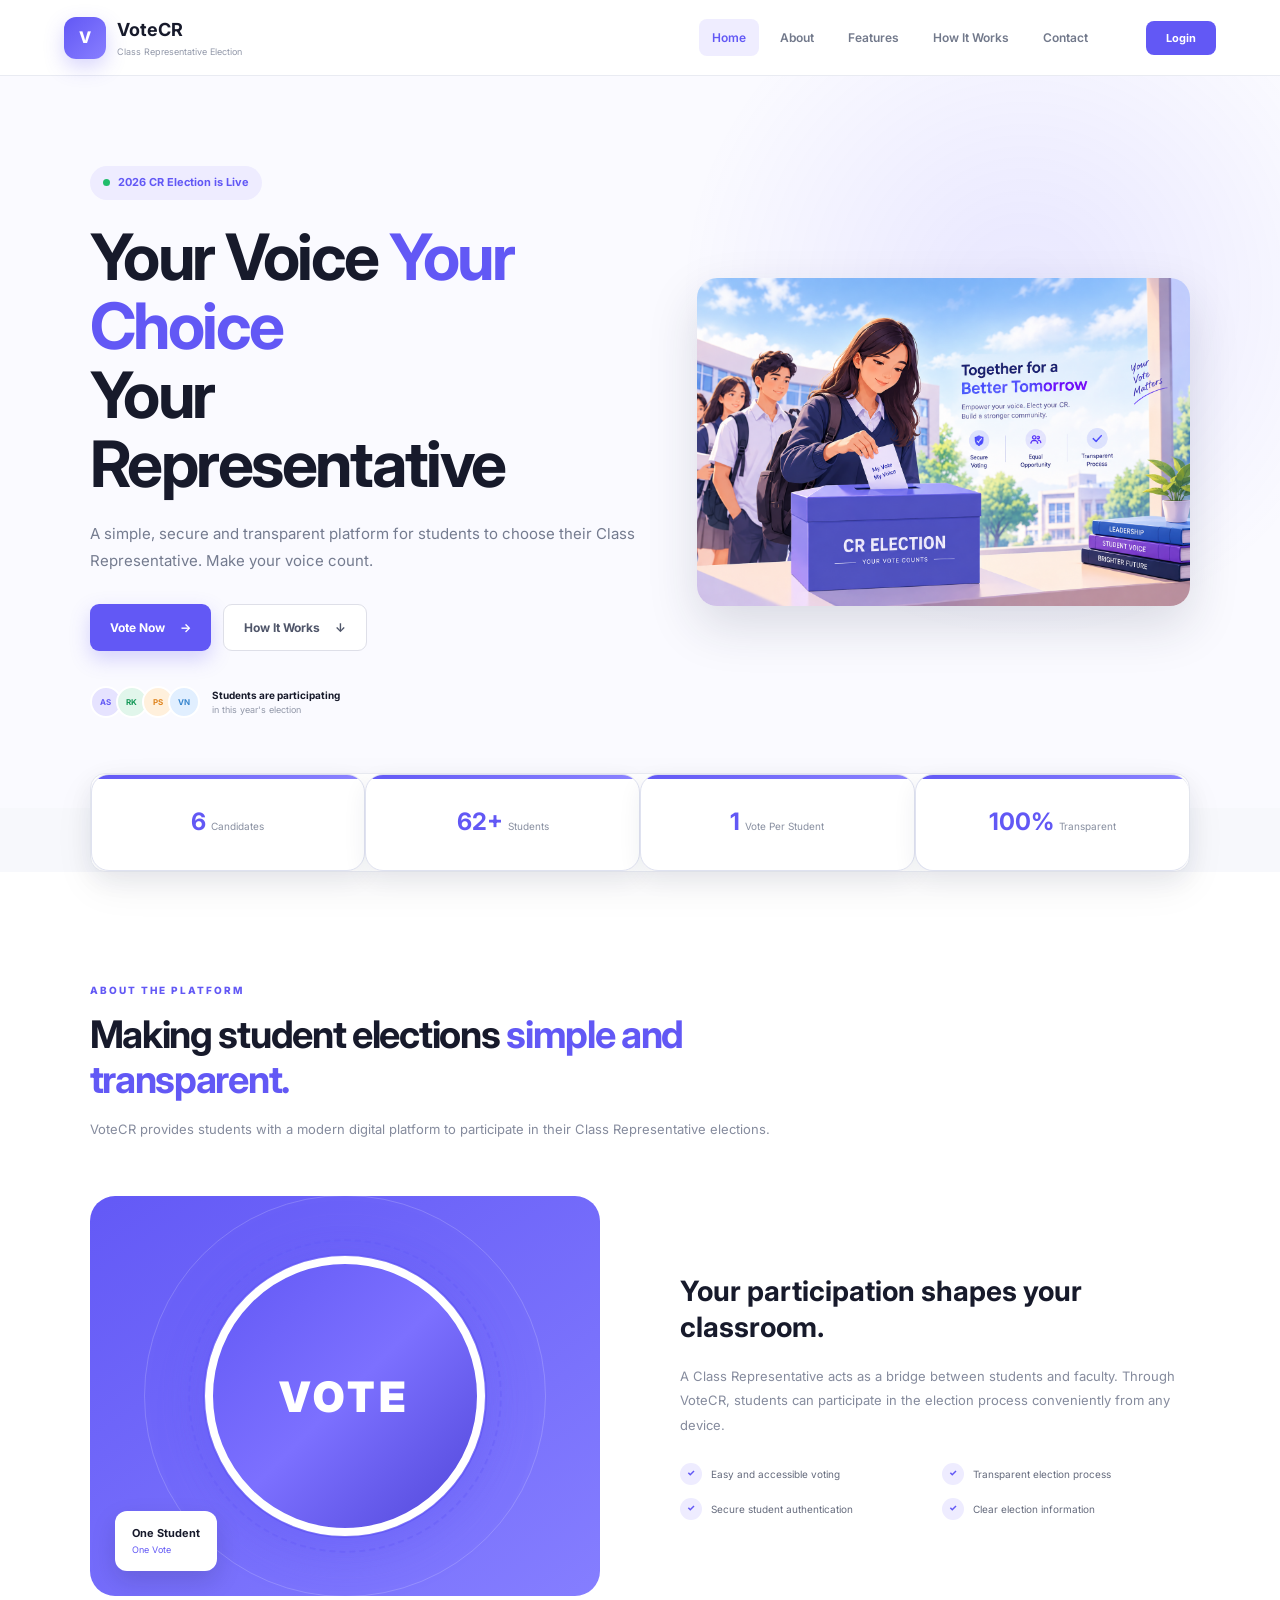
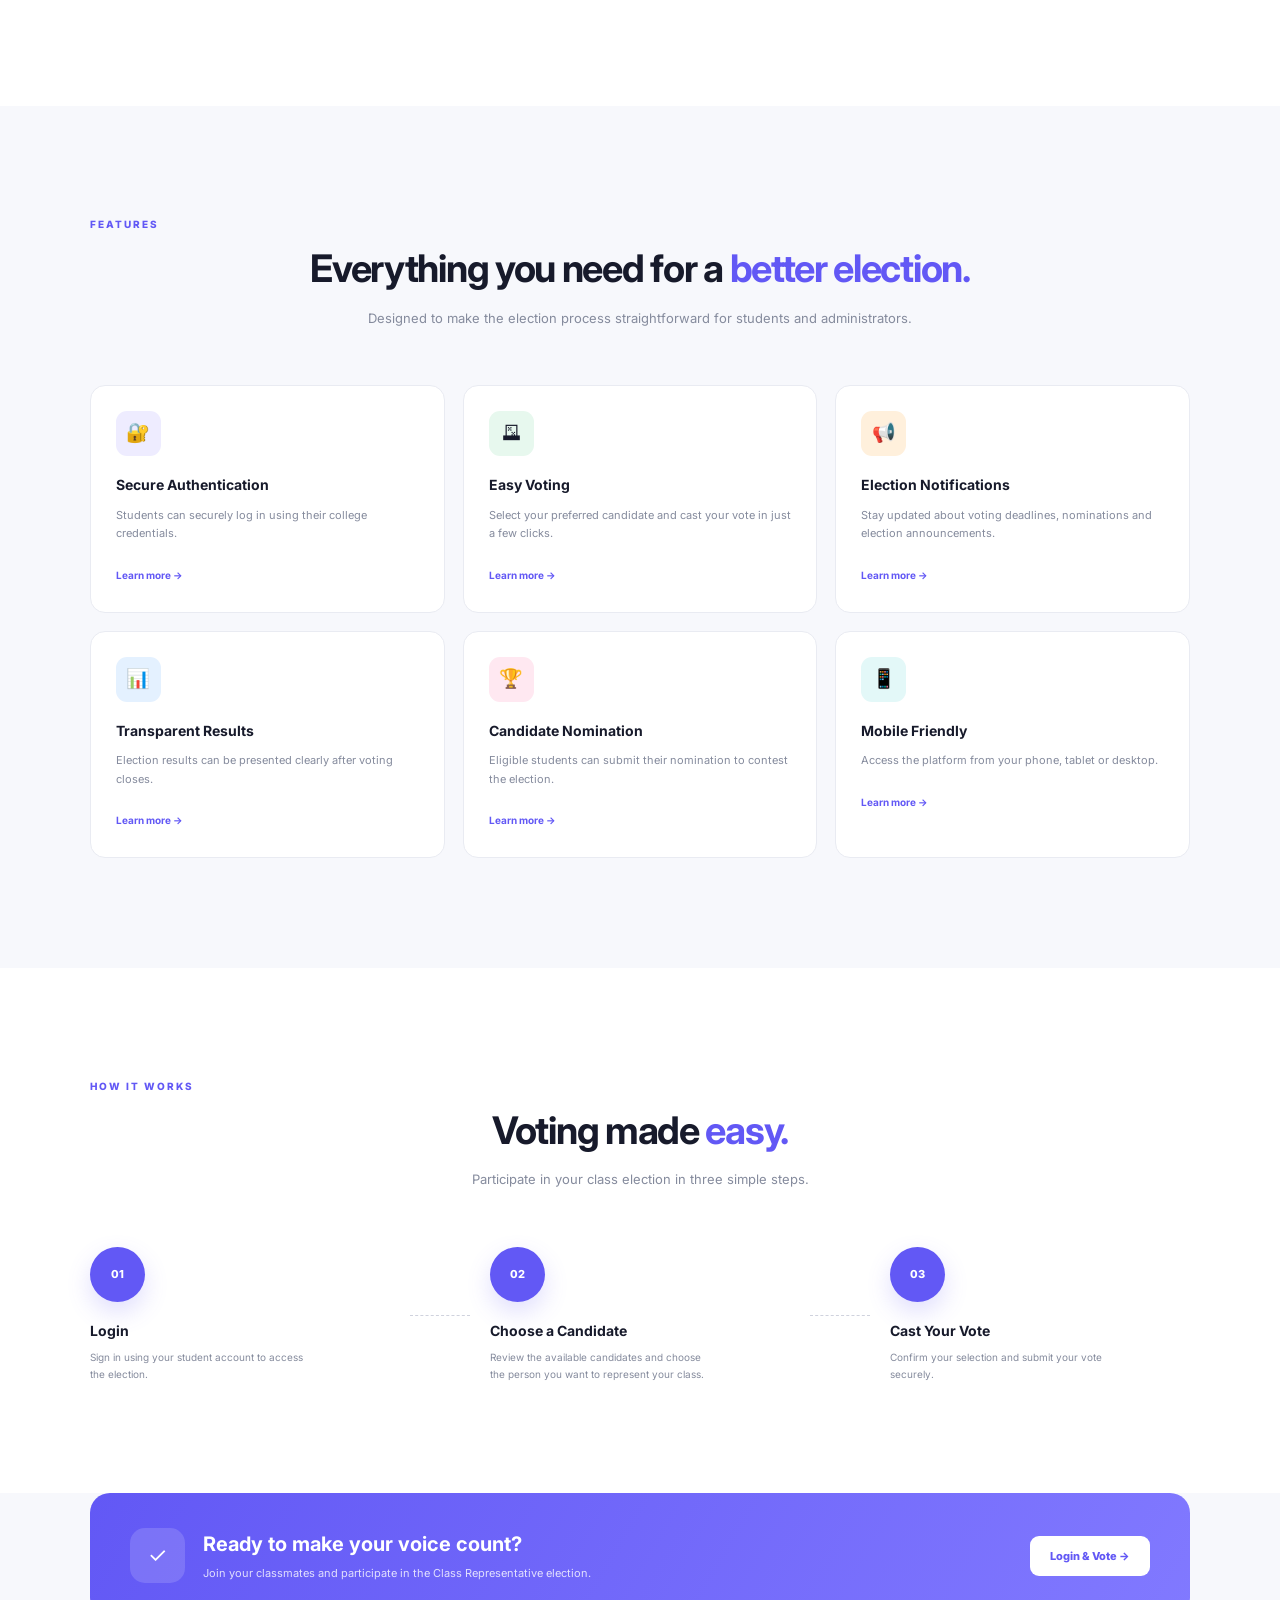
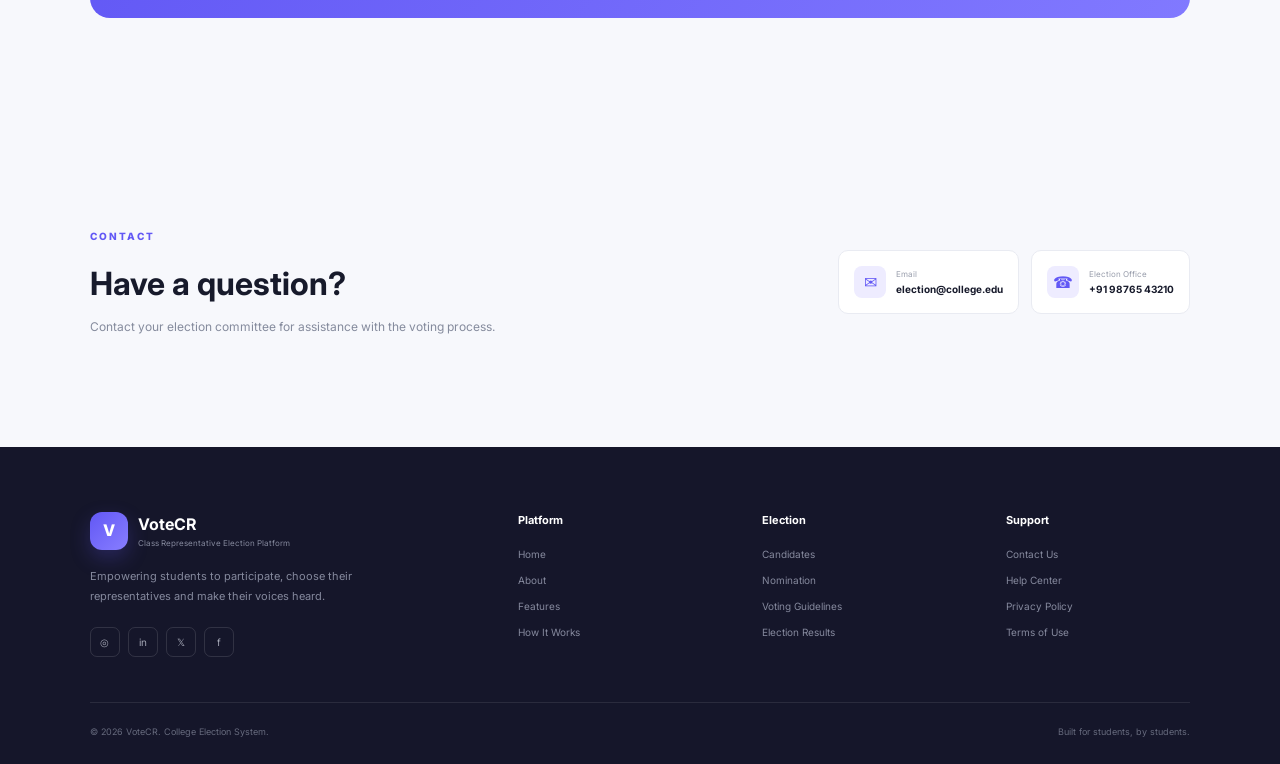
<file: index.html>
<!DOCTYPE html>
<html lang="en">

<head>
    <meta charset="UTF-8">

    <meta name="viewport" content="width=device-width, initial-scale=1.0">

    <meta name="description"
          content="VoteCR - Class Representative Voting System">

    <title>VoteCR - Class Representative Election</title>

    <!-- Google Font -->
    <link rel="preconnect"
          href="https://fonts.googleapis.com">

    <link rel="preconnect"
          href="https://fonts.gstatic.com"
          crossorigin>

    <link href="https://fonts.googleapis.com/css2?family=Inter:wght@400;500;600;700;800&display=swap"
          rel="stylesheet">

    <!-- CSS -->
    <link rel="stylesheet" href="index.css">
</head>


<body>


<!-- =====================================================
     TOP NAVIGATION
====================================================== -->

<header class="top-navbar" id="navbar">

    <div class="navbar-container">


        <!-- Logo -->

        <a href="#home" class="navbar-logo">

            <div class="logo-icon">
                V
            </div>

            <div class="logo-text">

                <strong>VoteCR</strong>

                <span>Class Representative Election</span>

            </div>

        </a>


        <!-- Desktop Navigation -->

        <nav class="desktop-navigation">

            <a href="#home" class="nav-link active">
                Home
            </a>

            <a href="#about" class="nav-link">
                About
            </a>

            <a href="#features" class="nav-link">
                Features
            </a>

            <a href="#how-it-works" class="nav-link">
                How It Works
            </a>

            <a href="#contact" class="nav-link">
                Contact
            </a>

        </nav>


        <!-- Navbar Actions -->

        <div class="navbar-actions">

            <button class="login-nav-button"
                    onclick="openLogin()">

                Login

            </button>

        </div>


        <!-- Mobile Menu Button -->

        <button class="mobile-menu-button"
                onclick="toggleMobileMenu()"
                aria-label="Open menu">

            ☰

        </button>

    </div>


    <!-- Mobile Navigation -->

    <nav class="mobile-navigation"
         id="mobileNavigation">

        <a href="#home"
           class="mobile-nav-link">

            Home

        </a>

        <a href="#about"
           class="mobile-nav-link">

            About

        </a>

        <a href="#features"
           class="mobile-nav-link">

            Features

        </a>

        <a href="#how-it-works"
           class="mobile-nav-link">

            How It Works

        </a>

        <a href="#contact"
           class="mobile-nav-link">

            Contact

        </a>

        <button onclick="openLogin(); closeMobileMenu()"
                class="mobile-login-button">

            Login

        </button>

    </nav>

</header>



<!-- =====================================================
     MAIN CONTENT
====================================================== -->

<main>


<!-- =====================================================
     HERO
====================================================== -->

<section class="hero" id="home">


    <div class="hero-content">


        <div class="hero-badge">

            <span class="live-dot"></span>

            2026 CR Election is Live

        </div>


        <h1>

            Your Voice

            <span>Your Choice</span>

            <br>

            Your Representative

        </h1>


        <p>

            A simple, secure and transparent platform for
            students to choose their Class Representative.
            Make your voice count.

        </p>


        <div class="hero-buttons">


            <button class="primary-button"
                    onclick="openLogin()">

                Vote Now

                <span>→</span>

            </button>


            <a href="#how-it-works"
               class="secondary-button">

                How It Works

                <span>↓</span>

            </a>


        </div>


        <div class="hero-trust">


            <div class="avatars">

                <div>AS</div>

                <div>RK</div>

                <div>PS</div>

                <div>VN</div>

            </div>


            <div class="trust-text">

                <strong>
                    Students are participating
                </strong>

                <span>
                    in this year's election
                </span>

            </div>


        </div>


    </div>



    <div class="hero-visual">
       <img src="./hero-cr-voting.png" alt="CR Voting">
    </div>


</section>



<!-- =====================================================
     STATS
====================================================== -->

<section class="stats-section">


    <div class="stat-box">

        <strong>
            6
        </strong>

        <span>
            Candidates
        </span>

    </div>


    <div class="stat-box">

        <strong>
            62+
        </strong>

        <span>
            Students
        </span>

    </div>


    <div class="stat-box">

        <strong>
            1
        </strong>

        <span>
            Vote Per Student
        </span>

    </div>


    <div class="stat-box">

        <strong>
            100%
        </strong>

        <span>
            Transparent
        </span>

    </div>


</section>



<!-- =====================================================
     ABOUT
====================================================== -->

<section class="about-section section"
         id="about">


    <div class="section-label">

        ABOUT THE PLATFORM

    </div>


    <div class="section-heading">


        <h2>

            Making student elections

            <span>
                simple and transparent.
            </span>

        </h2>


        <p>

            VoteCR provides students with a modern digital
            platform to participate in their Class
            Representative elections.

        </p>


    </div>



    <div class="about-grid">


        <div class="about-image">


            <div class="about-circle">

                <span>
                    VOTE
                </span>

            </div>


            <div class="about-floating">

                <strong>
                    One Student
                </strong>

                <span>
                    One Vote
                </span>

            </div>


        </div>



        <div class="about-content">


            <h3>

                Your participation shapes
                your classroom.

            </h3>


            <p>

                A Class Representative acts as a bridge
                between students and faculty. Through
                VoteCR, students can participate in the
                election process conveniently from any
                device.

            </p>


            <div class="about-points">


                <div>

                    <span>✓</span>

                    <p>
                        Easy and accessible voting
                    </p>

                </div>


                <div>

                    <span>✓</span>

                    <p>
                        Transparent election process
                    </p>

                </div>


                <div>

                    <span>✓</span>

                    <p>
                        Secure student authentication
                    </p>

                </div>


                <div>

                    <span>✓</span>

                    <p>
                        Clear election information
                    </p>

                </div>


            </div>


        </div>


    </div>


</section>



<!-- =====================================================
     FEATURES
====================================================== -->

<section class="features-section section"
         id="features">


    <div class="section-label">

        FEATURES

    </div>


    <div class="section-heading center">


        <h2>

            Everything you need for a

            <span>
                better election.
            </span>

        </h2>


        <p>

            Designed to make the election process
            straightforward for students and administrators.

        </p>


    </div>



    <div class="features-grid">


        <div class="feature-card">


            <div class="feature-icon purple-bg">
                🔐
            </div>


            <h3>
                Secure Authentication
            </h3>


            <p>

                Students can securely log in using
                their college credentials.

            </p>


            <a href="#">
                Learn more →
            </a>


        </div>



        <div class="feature-card">


            <div class="feature-icon green-bg">
                🗳
            </div>


            <h3>
                Easy Voting
            </h3>


            <p>

                Select your preferred candidate and
                cast your vote in just a few clicks.

            </p>


            <a href="#">
                Learn more →
            </a>


        </div>



        <div class="feature-card">


            <div class="feature-icon orange-bg">
                📢
            </div>


            <h3>
                Election Notifications
            </h3>


            <p>

                Stay updated about voting deadlines,
                nominations and election announcements.

            </p>


            <a href="#">
                Learn more →
            </a>


        </div>



        <div class="feature-card">


            <div class="feature-icon blue-bg">
                📊
            </div>


            <h3>
                Transparent Results
            </h3>


            <p>

                Election results can be presented
                clearly after voting closes.

            </p>


            <a href="#">
                Learn more →
            </a>


        </div>



        <div class="feature-card">


            <div class="feature-icon pink-bg">
                🏆
            </div>


            <h3>
                Candidate Nomination
            </h3>


            <p>

                Eligible students can submit their
                nomination to contest the election.

            </p>


            <a href="#">
                Learn more →
            </a>


        </div>



        <div class="feature-card">


            <div class="feature-icon cyan-bg">
                📱
            </div>


            <h3>
                Mobile Friendly
            </h3>


            <p>

                Access the platform from your phone,
                tablet or desktop.

            </p>


            <a href="#">
                Learn more →
            </a>


        </div>


    </div>


</section>



<!-- =====================================================
     HOW IT WORKS
====================================================== -->

<section class="how-section section"
         id="how-it-works">


    <div class="section-label">

        HOW IT WORKS

    </div>


    <div class="section-heading center">


        <h2>

            Voting made

            <span>
                easy.
            </span>

        </h2>


        <p>

            Participate in your class election
            in three simple steps.

        </p>


    </div>



    <div class="steps">


        <div class="step">


            <div class="step-number">
                01
            </div>


            <div class="step-content">

                <h3>
                    Login
                </h3>

                <p>

                    Sign in using your student
                    account to access the election.

                </p>

            </div>


        </div>



        <div class="step-line"></div>



        <div class="step">


            <div class="step-number">
                02
            </div>


            <div class="step-content">

                <h3>
                    Choose a Candidate
                </h3>

                <p>

                    Review the available candidates
                    and choose the person you want
                    to represent your class.

                </p>

            </div>


        </div>



        <div class="step-line"></div>



        <div class="step">


            <div class="step-number">
                03
            </div>


            <div class="step-content">

                <h3>
                    Cast Your Vote
                </h3>

                <p>

                    Confirm your selection and submit
                    your vote securely.

                </p>

            </div>


        </div>


    </div>


</section>



<!-- =====================================================
     CTA
====================================================== -->

<section class="cta-section">


    <div class="cta-content">


        <div class="cta-icon">
            ✓
        </div>


        <div>

            <h2>
                Ready to make your voice count?
            </h2>

            <p>

                Join your classmates and participate
                in the Class Representative election.

            </p>

        </div>


    </div>


    <button class="cta-button"
            onclick="openLogin()">

        Login & Vote →

    </button>


</section>



<!-- =====================================================
     CONTACT
====================================================== -->

<section class="contact-section section"
         id="contact">


    <div>


        <div class="section-label">

            CONTACT

        </div>


        <h2>
            Have a question?
        </h2>


        <p>

            Contact your election committee for
            assistance with the voting process.

        </p>


    </div>



    <div class="contact-cards">


        <div class="contact-card">


            <span>
                ✉
            </span>


            <div>

                <small>
                    Email
                </small>

                <strong>
                    election@college.edu
                </strong>

            </div>


        </div>



        <div class="contact-card">


            <span>
                ☎
            </span>


            <div>

                <small>
                    Election Office
                </small>

                <strong>
                    +91 98765 43210
                </strong>

            </div>


        </div>


    </div>


</section>


</main>



<!-- =====================================================
     FOOTER
====================================================== -->

<footer class="footer">


    <div class="footer-main">


        <div class="footer-brand">


            <div class="footer-logo">


                <div class="logo-icon">
                    V
                </div>


                <div>

                    <strong>
                        VoteCR
                    </strong>

                    <span>
                        Class Representative Election Platform
                    </span>

                </div>


            </div>


            <p>

                Empowering students to participate,
                choose their representatives and
                make their voices heard.

            </p>


            <div class="social-links">

                <a href="#">
                    ◎
                </a>

                <a href="#">
                    in
                </a>

                <a href="#">
                    𝕏
                </a>

                <a href="#">
                    f
                </a>

            </div>


        </div>



        <div class="footer-column">


            <h3>
                Platform
            </h3>


            <a href="#home">
                Home
            </a>

            <a href="#about">
                About
            </a>

            <a href="#features">
                Features
            </a>

            <a href="#how-it-works">
                How It Works
            </a>


        </div>



        <div class="footer-column">


            <h3>
                Election
            </h3>


            <a href="#">
                Candidates
            </a>

            <a href="#">
                Nomination
            </a>

            <a href="#">
                Voting Guidelines
            </a>

            <a href="#">
                Election Results
            </a>


        </div>



        <div class="footer-column">


            <h3>
                Support
            </h3>


            <a href="#contact">
                Contact Us
            </a>

            <a href="#">
                Help Center
            </a>

            <a href="#">
                Privacy Policy
            </a>

            <a href="#">
                Terms of Use
            </a>


        </div>


    </div>



    <div class="footer-bottom">


        <span>
            © 2026 VoteCR. College Election System.
        </span>


        <span>
            Built for students, by students.
        </span>


    </div>


</footer>



<!-- =====================================================
     LOGIN MODAL
====================================================== -->

<div class="modal-overlay"
     id="loginModal">


    <div class="auth-modal">


        <button class="modal-close"
                onclick="closeLogin()">

            ×

        </button>


        <div class="auth-logo">
            V
        </div>


        <h2>
            Welcome Back
        </h2>


        <p class="auth-subtitle">

            Login to participate in the election.

        </p>



        <form id="loginForm"
              onsubmit="handleLogin(event)">


            <div class="form-group">


                <label for="email">
                    College Email
                </label>


                <input
                    type="email"
                    id="email"
                    placeholder="student@college.edu"
                    required
                >


            </div>



            <div class="form-group">


                <label for="password">
                    Password
                </label>


                <div class="password-wrapper">


                    <input
                        type="password"
                        id="password"
                        placeholder="Enter your password"
                        required
                    >


                    <button type="button"
                            class="show-password"
                            onclick="togglePassword()">

                        👁

                    </button>


                </div>


            </div>



            <div class="login-options">


                <label class="remember">

                    <input type="checkbox">

                    <span>
                        Remember me
                    </span>

                </label>


                <a href="#">
                    Forgot password?
                </a>


            </div>



            <button class="login-button"
                    type="submit">

                Login & Continue →

            </button>


        </form>



        <div class="auth-divider">

            <span>
                OR
            </span>

        </div>



        <p class="register-text">

            Don't have an account?

            <a href="#"
               onclick="showRegister(event)">

                Create Account

            </a>

        </p>


    </div>


</div>



<!-- =====================================================
     REGISTER MODAL
====================================================== -->

<div class="modal-overlay"
     id="registerModal">


    <div class="auth-modal">


        <button class="modal-close"
                onclick="closeRegister()">

            ×

        </button>


        <div class="auth-logo">
            V
        </div>


        <h2>
            Create Account
        </h2>


        <p class="auth-subtitle">

            Register with your college details.

        </p>


        
        <form id="registerForm" onsubmit="handleRegister(event)">

            <div class="form-group">
                <label for="registerName">Full Name</label>
                <input
                    type="text"
                    id="registerName"
                    placeholder="Your full name"
                    required
                >
            </div>

            <div class="form-group">
                <label for="registerEmail">College Email</label>
                <input
                    type="email"
                    id="registerEmail"
                    placeholder="student@college.edu"
                    required
                >
            </div>

            <div class="form-group">
                <label for="registerRoll">Roll Number</label>
                <input
                    type="text"
                    id="registerRoll"
                    placeholder="Enter roll number"
                    required
                >
            </div>

            <div class="form-group">
                <label for="registerPassword">Password</label>
                <input
                    type="password"
                    id="registerPassword"
                    placeholder="Create password"
                    minlength="6"
                    required
                >
            </div>

            <button class="login-button" type="submit">
                Create Account →
            </button>

        </form>




        <p class="register-text">

            Already have an account?

            <a href="#"
               onclick="showLogin(event)">

                Login

            </a>

        </p>


    </div>


</div>



<!-- =====================================================
     TOAST
====================================================== -->

<div class="toast"
     id="toast">

    <span id="toastText">
        Success
    </span>

</div>



<!-- JAVASCRIPT -->
<!-- In index.html -->
<script src="./backend.js"></script>
<script src="./script.js"></script>

</body>

</html>
</file>
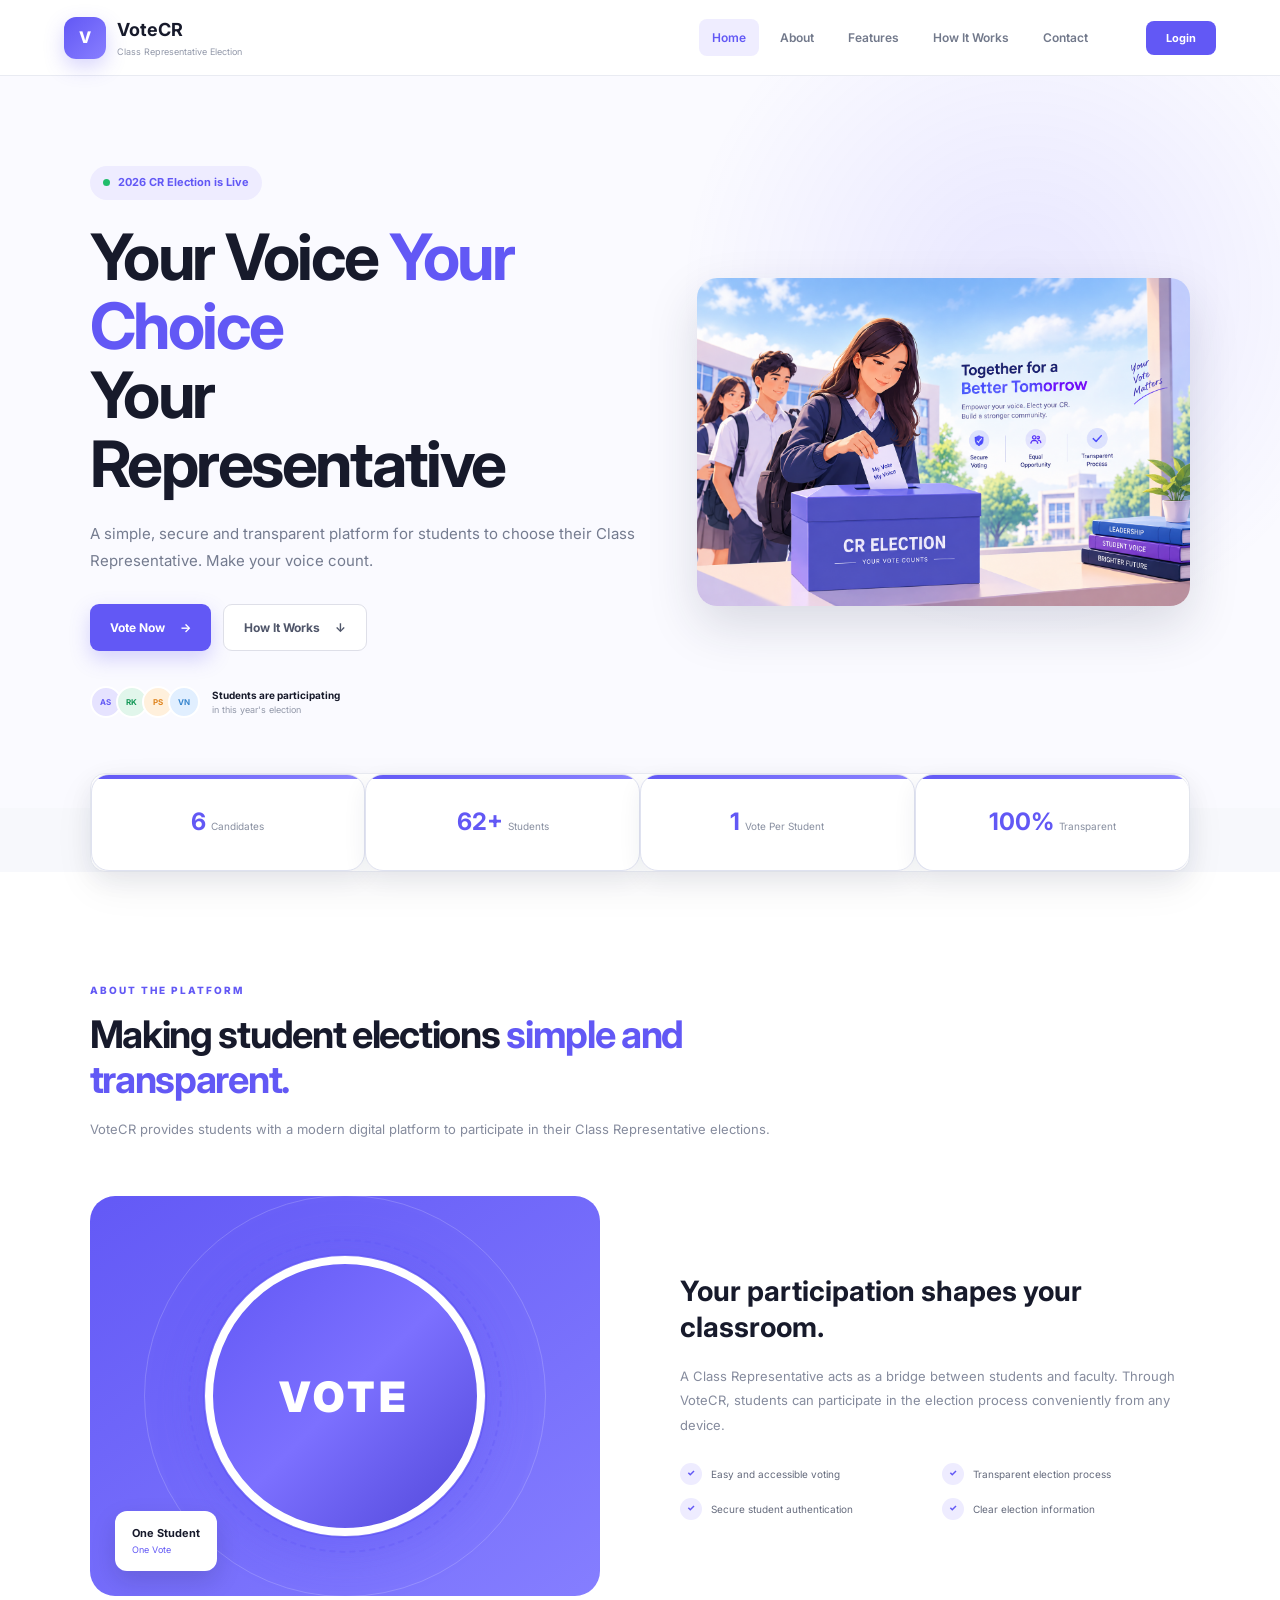
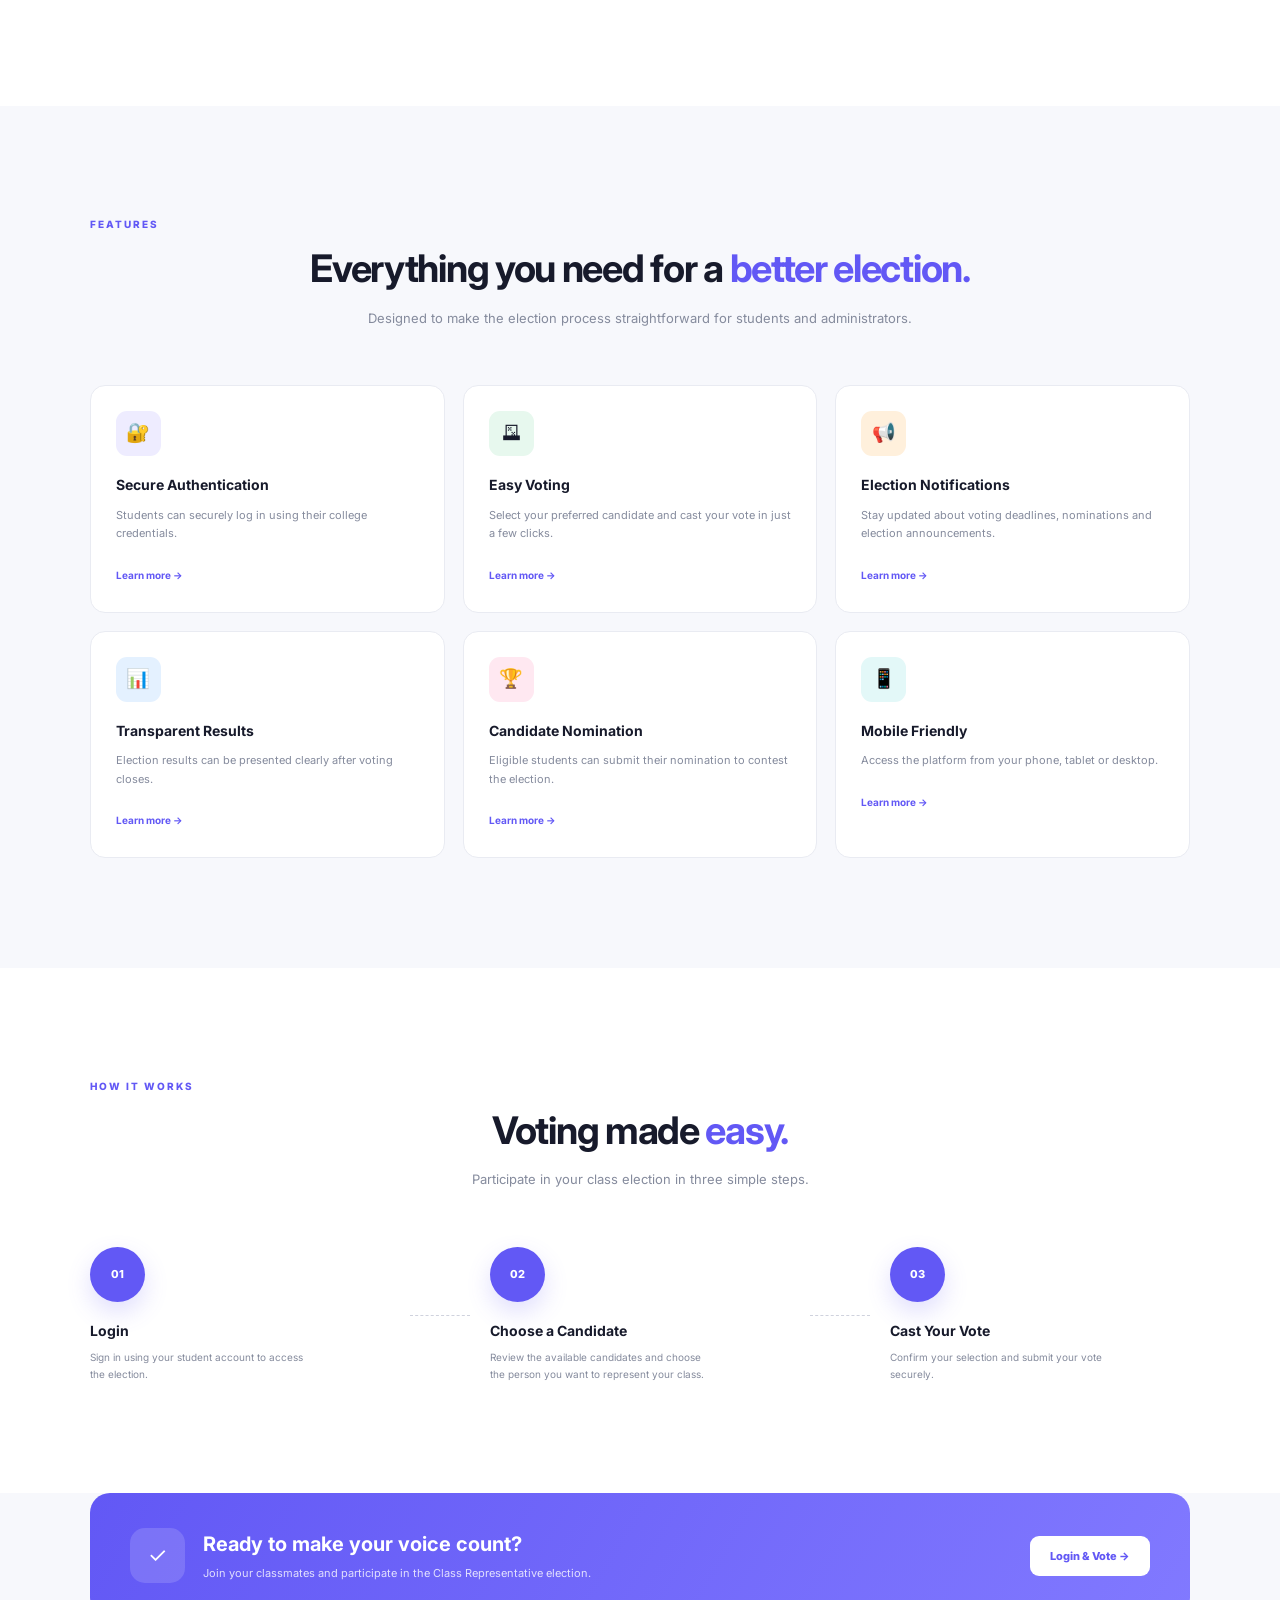
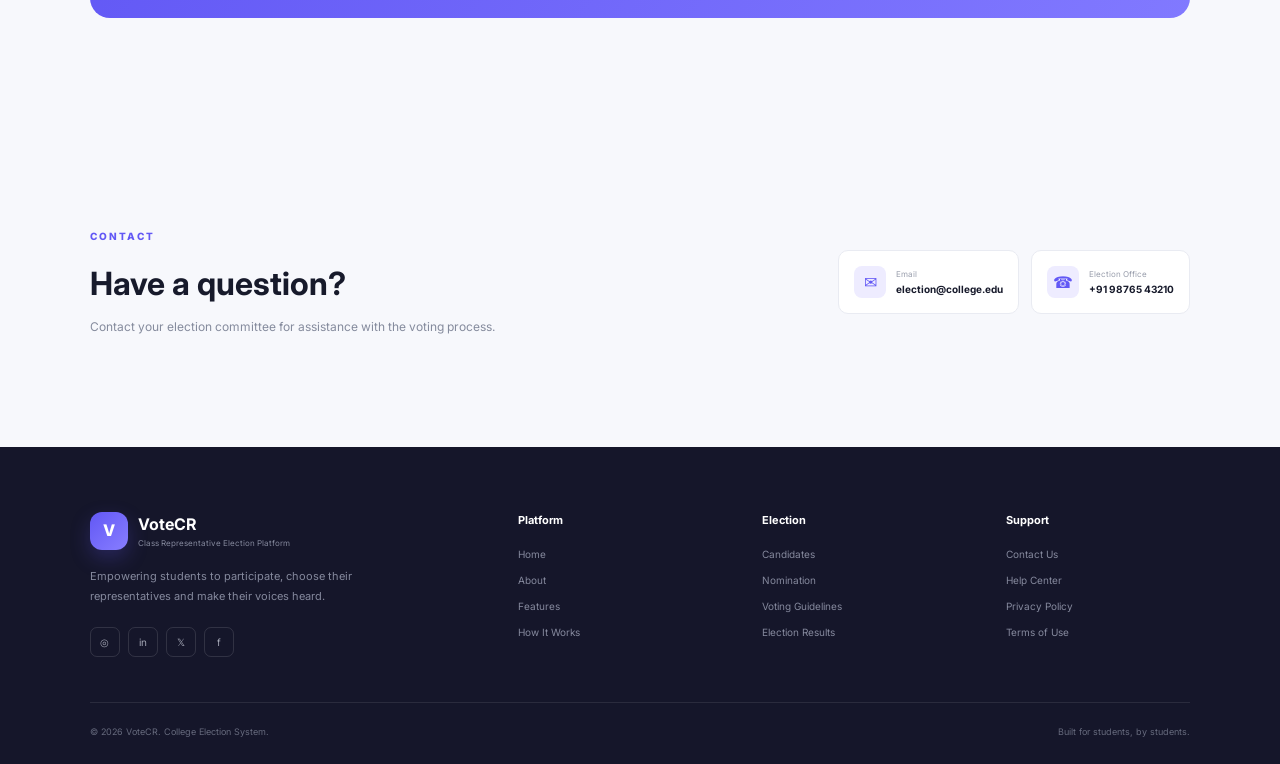
<file: dashboard.html>
<!DOCTYPE html>
<html lang="en">
<head>
  <meta charset="UTF-8" />
  <meta name="viewport" content="width=device-width, initial-scale=1.0" />
  <title>CR Voting Dashboard - Class of '27</title>
  <link rel="stylesheet" href="https://cdnjs.cloudflare.com/ajax/libs/font-awesome/6.4.0/css/all.min.css" />
  <link rel="stylesheet" href="./dashboard.css" />
</head>
<body>

  <div class="app-container">

    <!-- SIDEBAR NAVIGATION -->
    <aside class="sidebar">
      <div class="brand">
        <i class="fa-solid fa-square-poll-vertical brand-icon"></i>
        <span>VoteCR</span>
      </div>

      <nav class="nav-menu">
        <a href="#" class="nav-item active" data-tab="overview">
          <i class="fa-solid fa-chart-pie"></i>
          <span>Overview</span>
        </a>
        <a href="#" class="nav-item" data-tab="candidates">
          <i class="fa-solid fa-users"></i>
          <span>Candidates</span>
        </a>
        <a href="#" class="nav-item" data-tab="vote">
          <i class="fa-solid fa-check-to-slot"></i>
          <span>Cast Vote</span>
        </a>
        <a href="#" class="nav-item" data-tab="live-results">
          <i class="fa-solid fa-chart-column"></i>
          <span>Live Results</span>
        </a>
        <a href="#" class="nav-item" data-tab="announcements">
          <i class="fa-solid fa-bullhorn"></i>
          <span>Announcements</span>
        </a>
        <a href="#" class="nav-item" data-tab="profile">
          <i class="fa-solid fa-user"></i>
          <span>Profile</span>
        </a>
        <a href="#" class="nav-item" data-tab="settings">
          <i class="fa-solid fa-gear"></i>
          <span>Settings</span>
        </a>
      </nav>

      <!-- USER PROFILE MINI-CARD -->
      <div class="user-profile-bottom">
        <img src="https://images.unsplash.com/photo-1534528741775-53994a69daeb?w=100&auto=format&fit=crop&q=80" alt="User Profile" class="avatar" />
        <div class="user-info">
          <div class="user-name" id="sidebar-user-name">Student</div>
          <div class="user-role" id="sidebar-user-roll">ID: --</div>
        </div>
        <button class="logout-btn" id="logout-btn" title="Sign Out">
          <i class="fa-solid fa-right-from-bracket"></i>
        </button>
      </div>
    </aside>

    <!-- MAIN CONTENT AREA -->
    <main class="main-content">

      <!-- TOP HEADER -->
      <header class="top-bar">
        <div class="header-titles">
          <span class="subhead">CLASS OF '27 • SPRING CYCLE</span>
          <h1 class="page-title" id="tab-title">Overview</h1>
        </div>

        <div class="top-bar-right">
          <div class="notification-badge" id="voting-status-badge">
            <i class="fa-solid fa-circle-check"></i>
            <span id="welcomeUser">Welcome — ballot unlocked</span>
          </div>
        </div>
      </header>

      <!-- TAB 1: OVERVIEW PAGE -->
      <section id="tab-overview" class="tab-page active">
        <div class="metrics-grid">
          <div class="metric-card">
            <div class="metric-label">BALLOTS CAST</div>
            <div class="metric-value" id="total-ballots">0</div>
            <div class="metric-subtext">of 300 target</div>
          </div>
          <div class="metric-card">
            <div class="metric-label">CANDIDATES</div>
            <div class="metric-value" id="total-candidates">4</div>
            <div class="metric-subtext">registered so far</div>
          </div>
          <div class="metric-card">
            <div class="metric-label">LEADER</div>
            <div class="metric-value" id="leader-name">None</div>
            <div class="metric-subtext" id="leader-votes">0 votes</div>
          </div>
          <div class="metric-card">
            <div class="metric-label">DAYS LEFT</div>
            <div class="metric-value">3</div>
            <div class="metric-subtext">Election active</div>
          </div>
        </div>
<!-- Overview Section: CR Self-Nomination Card -->
<section id="overview-section" class="overview-grid">
  <div class="card cr-nomination-card" id="crNominationCard">
    <div class="cr-card-header">
      <div>
        <span class="badge badge-info" id="nominationStatusBadge">Nominations Open</span>
        <h3 class="cr-card-title">Class Representative (CR) Self-Nomination</h3>
        <p class="cr-card-subtitle">
          Want to represent your class, coordinate with faculty, and voice student feedback? Nominate yourself for the upcoming term.
        </p>
      </div>
    </div>

    <!-- Shown before the student nominates -->
    <div id="nominationPromptState" class="cr-card-actions">
      <button type="button" class="btn btn-primary" id="openNominationModalBtn">
        Nominate Yourself as CR
      </button>
      <span class="cr-meta-note">Eligibility: Active enrolled student</span>
    </div>

    <!-- Shown after the student submits a nomination -->
    <div id="nominationSubmittedState" class="cr-submitted-box hidden">
      <div class="cr-submitted-top">
        <div>
          <strong>Nomination Submitted</strong>
          <p id="submittedSummaryText" class="cr-card-subtitle"></p>
        </div>
        <span class="badge badge-success">Under Review</span>
      </div>
      <div class="cr-card-actions">
        <button type="button" class="btn btn-secondary" id="editNominationBtn">Edit Nomination</button>
        <button type="button" class="btn btn-danger-outline" id="withdrawNominationBtn">Withdraw</button>
      </div>
    </div>
  </div>
</section>

<!-- Nomination Modal -->
<div class="modal-backdrop hidden" id="crNominationModal" role="dialog" aria-modal="true" aria-labelledby="nominationModalTitle">
  <div class="modal-card">
    <div class="modal-header">
      <h4 id="nominationModalTitle">Nominate Yourself as CR</h4>
      <button type="button" class="modal-close" id="closeNominationModalBtn" aria-label="Close modal">&times;</button>
    </div>

    <form id="crNominationForm" class="modal-body">
      <div class="form-group">
        <label for="crStudentName">Full Name</label>
        <input type="text" id="crStudentName" name="studentName" required placeholder="e.g., Aarav Sharma" />
      </div>

      <div class="form-row">
        <div class="form-group">
          <label for="crRollNumber">Roll / Student ID</label>
          <input type="text" id="crRollNumber" name="rollNumber" required placeholder="e.g., CS2024-018" />
        </div>
        <div class="form-group">
          <label for="crSection">Class / Section</label>
          <input type="text" id="crSection" name="section" required placeholder="e.g., B.Tech CSE - Sec A" />
        </div>
      </div>

      <div class="form-group">
        <label for="crManifesto">Short Pitch / Manifesto <span class="optional">(max 300 chars)</span></label>
        <textarea
          id="crManifesto"
          name="manifesto"
          rows="3"
          maxlength="300"
          required
          placeholder="How will you bridge communication between classmates and faculty?"
        ></textarea>
        <div class="char-counter"><span id="manifestoCharCount">0</span>/300</div>
      </div>

      <label class="checkbox-row">
        <input type="checkbox" id="crConfirmEligibility" required />
        <span>I confirm that I meet the class eligibility requirements and agree to CR responsibilities.</span>
      </label>

      <div class="modal-footer">
        <button type="button" class="btn btn-secondary" id="cancelNominationBtn">Cancel</button>
        <button type="submit" class="btn btn-primary" id="submitNominationBtn">Submit Nomination</button>
      </div>
    </form>
  </div>
</div>
        <div class="dashboard-grid">
          <div class="content-card leaderboard-card">
            <div class="card-header">
              <div>
                <div class="card-subtitle">LIVE LEADERBOARD</div>
                <h2 class="card-title">Top candidates right now</h2>
              </div>
              <button class="text-link-btn" onclick="switchTab('live-results')">
                View full results <i class="fa-solid fa-arrow-up-right-from-square"></i>
              </button>
            </div>
            <div class="leaderboard-list" id="leaderboard-container"></div>
          </div>

          <div class="content-card announcements-card">
            <div class="card-header">
              <div>
                <div class="card-subtitle">ELECTION COMMISSION</div>
                <h2 class="card-title">Latest announcements</h2>
              </div>
            </div>
            <div class="announcements-list">
              <article class="announcement-item">
                <div class="announcement-meta">
                  <span class="tag">NOMINATIONS</span>
                  <span class="dot">•</span>
                  <time class="date">2026-02-16</time>
                </div>
                <h3 class="announcement-title">Nominations Open Until Friday</h3>
                <p class="announcement-desc">
                  All students in Year 3 may submit their profile and manifesto through the Candidate Portal.
                </p>
              </article>

              <article class="announcement-item">
                <div class="announcement-meta">
                  <span class="tag">EVENT</span>
                  <span class="dot">•</span>
                  <time class="date">2026-02-18</time>
                </div>
                <h3 class="announcement-title">Manifesto Debate — Auditorium, 4 PM</h3>
                <p class="announcement-desc">
                  All shortlisted candidates will present their 5-min pitch followed by open Q&A.
                </p>
              </article>
            </div>

            <div class="card-footer">
              <button class="text-link-btn" onclick="switchTab('announcements')">
                View all <i class="fa-solid fa-arrow-right"></i>
              </button>
            </div>
          </div>
        </div>
      </section>

      <!-- TAB 2: CANDIDATES PAGE -->
      <section id="tab-candidates" class="tab-page">
        <div class="content-card">
          <div class="card-header">
            <div>
              <div class="card-subtitle">DIRECTORY</div>
              <h2 class="card-title">Registered Candidates</h2>
            </div>
          </div>
          <div class="candidates-grid" id="candidates-grid-container"></div>
        </div>
      </section>

      <!-- TAB 3: CAST VOTE PAGE -->
      <section id="tab-vote" class="tab-page">
        <div class="content-card vote-card">
          <div class="card-header">
            <div>
              <div class="card-subtitle">BALLOT PAPER</div>
              <h2 class="card-title">Cast Your Official Vote</h2>
            </div>
          </div>
          <p class="section-desc">Select <strong>one candidate</strong> to represent Class of '27. You can submit your vote only once.</p>

          <form class="vote-options-form" id="vote-form">
            <div id="voting-options" class="vote-options-form"></div>
            <button type="submit" class="primary-btn submit-vote-btn" id="submit-vote-btn">
              <i class="fa-solid fa-paper-plane"></i> Submit Official Vote
            </button>
          </form>
        </div>
      </section>

      <!-- TAB 4: LIVE RESULTS PAGE -->
      <section id="tab-live-results" class="tab-page">
        <div class="content-card">
          <div class="card-header">
            <div>
              <div class="card-subtitle">ANALYTICS</div>
              <h2 class="card-title">Live Vote Standings</h2>
            </div>
            <span class="badge-live"><i class="fa-solid fa-circle"></i> LIVE UPDATING</span>
          </div>
          <div class="full-results-list" id="detailed-results-container"></div>
        </div>
      </section>

      <!-- TAB 5: ANNOUNCEMENTS PAGE -->
      <section id="tab-announcements" class="tab-page">
        <div class="content-card">
          <div class="card-header">
            <div>
              <div class="card-subtitle">COMMISSION BULLETIN</div>
              <h2 class="card-title">Official Announcements</h2>
            </div>
          </div>

          <div class="announcements-full-list">
            <article class="announcement-item">
              <div class="announcement-meta">
                <span class="tag">NOMINATIONS</span>
                <span class="dot">•</span>
                <time class="date">2026-02-16</time>
              </div>
              <h3 class="announcement-title">Nominations Open Until Friday</h3>
              <p class="announcement-desc">
                All students in Year 3 may submit their profile and manifesto through the Candidate Portal. Please ensure all documents are signed by a faculty referee.
              </p>
            </article>

            <article class="announcement-item">
              <div class="announcement-meta">
                <span class="tag">EVENT</span>
                <span class="dot">•</span>
                <time class="date">2026-02-18</time>
              </div>
              <h3 class="announcement-title">Manifesto Debate — Auditorium, 4 PM</h3>
              <p class="announcement-desc">
                All shortlisted candidates will present their 5-min pitch followed by open Q&A. The debate will be live-streamed for remote students.
              </p>
            </article>

            <article class="announcement-item">
              <div class="announcement-meta">
                <span class="tag">RULES</span>
                <span class="dot">•</span>
                <time class="date">2026-02-10</time>
              </div>
              <h3 class="announcement-title">Voting Guidelines & Code of Conduct</h3>
              <p class="announcement-desc">
                One vote per verified student. Campaigning is strictly prohibited near voting booths or via official class broadcast groups.
              </p>
            </article>
          </div>
        </div>
      </section>

      <!-- TAB 6: PROFILE PAGE -->
      <section id="tab-profile" class="tab-page">
        <div class="content-card profile-card">
          <div class="profile-header">
            <img src="https://images.unsplash.com/photo-1534528741775-53994a69daeb?w=150&auto=format&fit=crop&q=80" alt="Student Avatar" class="profile-avatar" />
            <div>
              <h2 class="profile-name" id="profile-name">Student Name</h2>
              <span class="badge-success"><i class="fa-solid fa-shield-halved"></i> Verified Student Voter</span>
            </div>
          </div>

          <div class="profile-details-grid">
            <div class="detail-item">
              <span class="detail-label">Roll Number</span>
              <span class="detail-value" id="profile-roll">--</span>
            </div>
            <div class="detail-item">
              <span class="detail-label">Department</span>
              <span class="detail-value">Computer Science</span>
            </div>
            <div class="detail-item">
              <span class="detail-label">Batch</span>
              <span class="detail-value">Class of 2027</span>
            </div>
            <div class="detail-item">
              <span class="detail-label">Email</span>
              <span class="detail-value" id="profile-email">--</span>
            </div>
            <div class="detail-item">
              <span class="detail-label">Voting Status</span>
              <span class="detail-value text-success" id="profile-voting-status">Ballot Unlocked (Not Cast Yet)</span>
            </div>
          </div>
        </div>
      </section>

      <!-- TAB 7: SETTINGS PAGE -->
      <section id="tab-settings" class="tab-page">
        <div class="content-card settings-card">
          <div class="card-header">
            <div>
              <div class="card-subtitle">PREFERENCES</div>
              <h2 class="card-title">Account & Security Settings</h2>
            </div>
          </div>

          <div class="settings-group">
            <h3>Notifications</h3>
            <label class="setting-toggle">
              <input type="checkbox" checked />
              <span>Email notifications for election updates</span>
            </label>
            <label class="setting-toggle">
              <input type="checkbox" checked />
              <span>Browser alerts when live results end</span>
            </label>
          </div>

          <div class="settings-group">
            <h3>Security</h3>
            <button class="secondary-btn" onclick="alert('Password change feature coming soon.')">Change Password</button>
            <button class="secondary-btn" onclick="logout()">Sign Out</button>
          </div>
        </div>
      </section>

    </main>
  </div>
<!-- In dashboard.html -->
<script src="./backend.js"></script>
  <script src="./dashboard.js"></script>
</body>
</html>
</file>
<file: index.css>
/* =========================================================
   GLOBAL
========================================================= */

* {
    margin: 0;
    padding: 0;
    box-sizing: border-box;
}

html {
    scroll-behavior: smooth;
}

body {
    font-family: "Inter", sans-serif;
    background: #f7f8fc;
    color: #171a2b;
    line-height: 1.6;
}

body.modal-open {
    overflow: hidden;
}

button,
input {
    font-family: inherit;
}

button {
    cursor: pointer;
}

a {
    text-decoration: none;
    color: inherit;
}


/* =========================================================
   TOP NAVBAR
========================================================= */

.top-navbar {
    width: 100%;

    height: 76px;

    background: rgba(255, 255, 255, 0.96);

    border-bottom: 1px solid #e9ebf2;

    position: sticky;

    top: 0;

    z-index: 1000;

    backdrop-filter: blur(15px);
}

.navbar-container {
    width: 90%;

    max-width: 1400px;

    height: 100%;

    margin: auto;

    display: flex;

    align-items: center;

    justify-content: space-between;

    gap: 30px;
}


/* Logo */

.navbar-logo {
    display: flex;

    align-items: center;

    gap: 11px;

    flex-shrink: 0;
}

.logo-icon {
    width: 42px;
    height: 42px;

    border-radius: 12px;

    background: linear-gradient(
        135deg,
        #6258f5,
        #887eff
    );

    color: white;

    display: flex;

    align-items: center;
    justify-content: center;

    font-weight: 800;

    box-shadow:
        0 8px 20px rgba(98, 88, 245, 0.25);
}

.logo-text {
    display: flex;

    flex-direction: column;
}

.logo-text strong {
    font-size: 18px;
}

.logo-text span {
    font-size: 9px;

    color: #9298a9;
}


/* Desktop Navigation */

.desktop-navigation {
    display: flex;

    align-items: center;

    gap: 8px;

    margin-left: auto;
}

.nav-link {
    padding: 9px 13px;

    border-radius: 8px;

    color: #72798b;

    font-size: 12px;

    font-weight: 600;

    transition: 0.2s;
}

.nav-link:hover {
    color: #6258f5;

    background: #f4f3ff;
}

.nav-link.active {
    color: #6258f5;

    background: #efedff;
}


/* Navbar Login */

.navbar-actions {
    margin-left: 15px;
}

.login-nav-button {
    border: none;

    background: #6258f5;

    color: white;

    padding: 10px 20px;

    border-radius: 8px;

    font-size: 11px;

    font-weight: 700;

    transition: 0.2s;
}

.login-nav-button:hover {
    background: #5148dd;

    transform: translateY(-1px);
}


/* Mobile Menu */

.mobile-menu-button {
    display: none;

    width: 40px;
    height: 40px;

    border: 1px solid #e1e3eb;

    background: white;

    border-radius: 8px;

    font-size: 18px;
}

.mobile-navigation {
    display: none;
}


/* =========================================================
   MAIN
========================================================= */

.main-content {
    width: 100%;
}


/* =========================================================
   HERO
========================================================= */

.hero {
    min-height: 650px;

    padding: 90px 7%;

    display: grid;

    grid-template-columns: 1fr 0.9fr;

    align-items: center;

    gap: 60px;

    background:
        radial-gradient(
            circle at 80% 30%,
            rgba(103, 91, 255, 0.12),
            transparent 30%
        ),
        #fafaff;
}

.hero-content {
    max-width: 650px;
}

.hero-badge {
    display: inline-flex;

    align-items: center;

    gap: 8px;

    padding: 8px 13px;

    background: #eeecff;

    color: #6258f5;

    border-radius: 30px;

    font-size: 11px;

    font-weight: 700;

    margin-bottom: 22px;
}

.live-dot {
    width: 7px;
    height: 7px;

    background: #21bd6b;

    border-radius: 50%;
}

.hero h1 {
    font-size: clamp(40px, 5vw, 65px);

    line-height: 1.08;

    letter-spacing: -2.5px;

    margin-bottom: 22px;
}

.hero h1 span {
    color: #6258f5;
}

.hero-content > p {
    max-width: 560px;

    color: #747b8f;

    font-size: 15px;

    line-height: 1.8;

    margin-bottom: 30px;
}


/* Hero Buttons */

.hero-buttons {
    display: flex;

    gap: 12px;

    margin-bottom: 35px;
}

.primary-button,
.secondary-button {
    padding: 13px 20px;

    border-radius: 9px;

    font-size: 12px;

    font-weight: 700;

    display: flex;

    align-items: center;

    gap: 15px;

    transition: 0.2s;
}

.primary-button {
    border: none;

    background: #6258f5;

    color: white;

    box-shadow:
        0 8px 20px rgba(98, 88, 245, 0.25);
}

.primary-button:hover {
    background: #5148dd;

    transform: translateY(-2px);
}

.secondary-button {
    border: 1px solid #dedfe8;

    color: #50566a;

    background: white;
}

.secondary-button:hover {
    border-color: #6258f5;

    color: #6258f5;
}


/* Hero Trust */

.hero-trust {
    display: flex;

    align-items: center;

    gap: 12px;
}

.avatars {
    display: flex;
}

.avatars div {
    width: 32px;
    height: 32px;

    margin-left: -6px;

    border-radius: 50%;

    background: #e6e3ff;

    border: 2px solid white;

    color: #6258f5;

    font-size: 8px;

    font-weight: 700;

    display: flex;

    align-items: center;

    justify-content: center;
}

.avatars div:first-child {
    margin-left: 0;
}

.avatars div:nth-child(2) {
    background: #e1f6eb;

    color: #159858;
}

.avatars div:nth-child(3) {
    background: #fff0dc;

    color: #df841e;
}

.avatars div:nth-child(4) {
    background: #e1efff;

    color: #3987cf;
}

.trust-text {
    display: flex;

    flex-direction: column;
}

.trust-text strong {
    font-size: 10px;
}

.trust-text span {
    color: #9298a9;

    font-size: 9px;
}


/* =========================================================
   HERO VISUAL
========================================================= */

.hero-visual {
    display: flex;
    align-items: center;
    justify-content: center;
    width: 100%;
}

.hero-visual img {
    width: 100%;
    max-width: 650px;
    height: auto;
    display: block;
    border-radius: 20px;
    box-shadow: 0 20px 50px rgba(35, 42, 70, 0.15);
}

.vote-card {
    width: 360px;

    background: white;

    border-radius: 20px;

    padding: 25px;

    box-shadow:
        0 30px 70px rgba(34, 32, 80, 0.13);

    border: 1px solid #eeeeF5;

    position: relative;

    z-index: 2;
}

.vote-card-header {
    display: flex;

    justify-content: space-between;

    align-items: center;

    margin-bottom: 22px;
}

.vote-card-header small {
    color: #8a90a1;

    font-size: 8px;

    font-weight: 700;

    letter-spacing: 1px;
}

.vote-card-header h3 {
    font-size: 18px;

    margin-top: 3px;
}

.shield {
    width: 38px;
    height: 38px;

    border-radius: 10px;

    background: #eeecff;

    color: #6258f5;

    display: flex;

    align-items: center;
    justify-content: center;

    font-weight: 800;
}

.mini-candidate {
    display: flex;

    align-items: center;

    gap: 11px;

    padding: 12px;

    border: 1px solid #eeeeF3;

    border-radius: 11px;

    margin-bottom: 10px;
}

.mini-candidate.selected {
    border-color: #c9c5ff;

    background: #faf9ff;
}

.mini-avatar {
    width: 37px;
    height: 37px;

    border-radius: 9px;

    background: #e9e7ff;

    color: #6258f5;

    font-size: 9px;

    font-weight: 700;

    display: flex;

    align-items: center;

    justify-content: center;
}

.mini-avatar.blue {
    background: #e4f1ff;

    color: #3d8dd2;
}

.mini-avatar.orange {
    background: #fff0dc;

    color: #df841e;
}

.mini-candidate > div:nth-child(2) {
    display: flex;

    flex-direction: column;

    flex: 1;
}

.mini-candidate strong {
    font-size: 11px;
}

.mini-candidate span {
    color: #969cad;

    font-size: 8px;
}

.radio {
    width: 18px;
    height: 18px;

    border: 1.5px solid #d9dce4;

    border-radius: 50%;
}

.radio.checked {
    border: none;

    background: #6258f5;

    color: white;

    font-size: 9px;

    display: flex;

    align-items: center;
    justify-content: center;
}

.mini-vote {
    width: 100%;

    margin-top: 8px;

    border: none;

    padding: 12px;

    border-radius: 9px;

    background: #6258f5;

    color: white;

    font-size: 11px;

    font-weight: 700;
}


/* Floating cards */

.floating-card {
    position: absolute;

    background: white;

    border: 1px solid #eeeeF3;

    border-radius: 13px;

    padding: 13px 16px;

    display: flex;

    align-items: center;

    gap: 10px;

    box-shadow:
        0 15px 35px rgba(25, 24, 55, 0.10);

    z-index: 3;
}

.card-top {
    top: 65px;

    right: 5px;
}

.card-bottom {
    bottom: 70px;

    left: 0;
}

.floating-icon {
    width: 34px;
    height: 34px;

    border-radius: 9px;

    display: flex;

    align-items: center;

    justify-content: center;
}

.purple-icon {
    background: #eeecff;

    color: #6258f5;
}

.green-icon {
    background: #e7f8ee;

    color: #159858;
}

.floating-card div:last-child {
    display: flex;

    flex-direction: column;
}

.floating-card strong {
    font-size: 10px;
}

.floating-card small {
    color: #999eac;

    font-size: 8px;
}


/* =========================================================
   STATS
========================================================= */

.stats-section {
    margin: -35px 7% 0;

    background: white;

    border: 1px solid #e9ebf2;

    border-radius: 15px;

    display: grid;

    grid-template-columns: repeat(4, 1fr);

    position: relative;

    z-index: 5;

    box-shadow:
        0 15px 40px rgba(20, 20, 50, 0.06);
}

.stat-box {
    position: relative;
    background: #ffffff;
    border: 1.5px solid #dfe2f0;
    border-radius: 18px;
    padding: 28px 22px;
    text-align: center;

    box-shadow: 0 8px 25px rgba(35, 42, 70, 0.07);

    transition: all 0.3s ease;
    overflow: hidden;
}

/* Elegant top border */
.stat-box::before {
    content: "";
    position: absolute;
    top: 0;
    left: 0;
    width: 100%;
    height: 4px;

    background: linear-gradient(
        90deg,
        #6258f5,
        #8b83ff
    );
}

/* Hover effect */
.stat-box:hover {
    transform: translateY(-6px);
    border-color: #c9c5ff;
    box-shadow: 0 15px 35px rgba(98, 88, 245, 0.14);
}

.stat-box:last-child {
    border-right: none;
}

.stat-box strong {
    color: #6258f5;

    font-size: 24px;
}

.stat-box span {
    color: #888fa0;

    font-size: 10px;
}


/* =========================================================
   SECTIONS
========================================================= */

.section {
    padding: 110px 7%;
}

.section-label {
    color: #6258f5;

    font-size: 10px;

    font-weight: 800;

    letter-spacing: 2px;

    margin-bottom: 14px;
}

.section-heading {
    max-width: 700px;

    margin-bottom: 55px;
}

.section-heading.center {
    text-align: center;

    margin-left: auto;

    margin-right: auto;
}

.section-heading h2 {
    font-size: 38px;

    line-height: 1.2;

    letter-spacing: -1.3px;

    margin-bottom: 15px;
}

.section-heading h2 span {
    color: #6258f5;
}

.section-heading p {
    color: #858b9d;

    font-size: 13px;

    line-height: 1.8;
}


/* =========================================================
   ABOUT
========================================================= */

.about-section {
    background: white;
}

.about-grid {
    display: grid;

    grid-template-columns: 1fr 1fr;

    gap: 80px;

    align-items: center;
}

.about-image {
    height: 400px;

    background:
        linear-gradient(
            145deg,
            #6359f6,
            #857eff
        );

    border-radius: 25px;

    position: relative;

    display: flex;

    align-items: center;

    justify-content: center;

    overflow: hidden;
}

.about-image::before,
.about-image::after {
    content: "";

    position: absolute;

    border: 1px solid rgba(255,255,255,0.18);

    border-radius: 50%;
}

.about-image::before {
    width: 400px;
    height: 400px;
}

.about-image::after {
    width: 280px;
    height: 280px;
}

.about-circle {
    width: 280px;
    height: 280px;

    display: flex;
    align-items: center;
    justify-content: center;

    border-radius: 50%;

    background: linear-gradient(
        135deg,
        #6258f5 0%,
        #7c70ff 50%,
        #5147d9 100%
    );

    color: #ffffff;

    font-size: 42px;
    font-weight: 900;
    letter-spacing: 4px;

    border: 8px solid #ffffff;

    box-shadow:
        0 0 0 2px #6258f5,
        0 18px 45px rgba(98, 88, 245, 0.35),
        0 0 60px rgba(98, 88, 245, 0.18);

    position: relative;

    transition: all 0.35s ease;
}
.about-circle::before {
    content: "";
    position: absolute;

    width: 310px;
    height: 310px;

    border-radius: 50%;

    border: 2px dashed rgba(98, 88, 245, 0.35);

    animation: rotateCircle 18s linear infinite;
}

@keyframes rotateCircle {
    from {
        transform: rotate(0deg);
    }

    to {
        transform: rotate(360deg);
    }
}
.about-circle:hover {
    transform: scale(1.05);

    box-shadow:
        0 0 0 2px #6258f5,
        0 22px 55px rgba(98, 88, 245, 0.45),
        0 0 80px rgba(98, 88, 245, 0.25);
}

.about-floating {
    position: absolute;

    bottom: 25px;

    left: 25px;

    background: white;

    border-radius: 12px;

    padding: 14px 17px;

    display: flex;

    flex-direction: column;

    z-index: 4;

    box-shadow:
        0 10px 25px rgba(20, 20, 50, 0.15);
}

.about-floating strong {
    font-size: 11px;
}

.about-floating span {
    font-size: 9px;

    color: #6258f5;
}

.about-content h3 {
    font-size: 28px;

    line-height: 1.3;

    margin-bottom: 18px;
}

.about-content > p {
    color: #858b9d;

    font-size: 13px;

    line-height: 1.9;

    margin-bottom: 25px;
}

.about-points {
    display: grid;

    grid-template-columns: 1fr 1fr;

    gap: 13px;
}

.about-points div {
    display: flex;

    align-items: center;

    gap: 9px;
}

.about-points span {
    width: 22px;
    height: 22px;

    background: #eeecff;

    color: #6258f5;

    border-radius: 50%;

    display: flex;

    align-items: center;

    justify-content: center;

    font-size: 9px;

    font-weight: 800;
}

.about-points p {
    font-size: 10px;

    color: #656b7d;
}


/* =========================================================
   FEATURES
========================================================= */

.features-section {
    background: #f7f8fc;
}

.features-grid {
    display: grid;

    grid-template-columns: repeat(3, 1fr);

    gap: 18px;
}

.feature-card {
    background: white;

    border: 1px solid #e9ebf2;

    border-radius: 15px;

    padding: 25px;

    transition: 0.25s;
}

.feature-card:hover {
    transform: translateY(-5px);

    border-color: #d7d3ff;

    box-shadow:
        0 15px 35px rgba(30, 30, 70, 0.07);
}

.feature-icon {
    width: 45px;
    height: 45px;

    border-radius: 11px;

    display: flex;

    align-items: center;

    justify-content: center;

    font-size: 19px;

    margin-bottom: 18px;
}

.purple-bg {
    background: #eeecff;
}

.green-bg {
    background: #e7f8ee;
}

.orange-bg {
    background: #fff0dc;
}

.blue-bg {
    background: #e4f1ff;
}

.pink-bg {
    background: #ffe8f1;
}

.cyan-bg {
    background: #e3f8f8;
}

.feature-card h3 {
    font-size: 14px;

    margin-bottom: 9px;
}

.feature-card p {
    color: #858b9d;

    font-size: 11px;

    line-height: 1.7;

    margin-bottom: 18px;
}

.feature-card a {
    color: #6258f5;

    font-size: 10px;

    font-weight: 700;
}


/* =========================================================
   HOW IT WORKS
========================================================= */

.how-section {
    background: white;
}

.steps {
    display: grid;

    grid-template-columns: 1fr auto 1fr auto 1fr;

    align-items: center;

    gap: 20px;
}

.step-card {
    position: relative;

    background: #ffffff;

    border: 1px solid #dfe2eb;
    border-radius: 8px;

    padding: 35px 28px;

    text-align: center;

    box-shadow: 0 8px 25px rgba(30, 35, 60, 0.06);

    transition: all 0.3s ease;
}

/* Top accent line */
.step-card::before {
    content: "";

    position: absolute;
    top: 0;
    left: 0;

    width: 100%;
    height: 3px;

    background: #6258f5;
}

/* Hover */
.step-card:hover {
    border-color: #6258f5;
    transform: translateY(-5px);

    box-shadow: 0 14px 30px rgba(98, 88, 245, 0.12);
}

.step-number {
    width: 55px;
    height: 55px;

    background: #6258f5;

    color: white;

    border-radius: 50%;

    display: flex;

    align-items: center;

    justify-content: center;

    font-size: 11px;

    font-weight: 800;

    margin-bottom: 18px;

    box-shadow:
        0 10px 25px rgba(98, 88, 245, 0.2);
}

.step h3 {
    font-size: 14px;

    margin-bottom: 7px;
}

.step p {
    color: #858b9d;

    font-size: 10px;

    max-width: 220px;

    line-height: 1.7;
}

.step-line {
    width: 60px;

    height: 1px;

    border-top: 1px dashed #cfd2dd;
}


/* =========================================================
   CTA
========================================================= */

.cta-section {
    margin: 0 7% 100px;

    padding: 35px 40px;

    border-radius: 20px;

    background:
        linear-gradient(
            120deg,
            #6258f5,
            #8179ff
        );

    color: white;

    display: flex;

    align-items: center;

    justify-content: space-between;

    gap: 30px;
}

.cta-content {
    display: flex;

    align-items: center;

    gap: 18px;
}

.cta-icon {
    width: 55px;
    height: 55px;

    border-radius: 15px;

    background: rgba(255,255,255,0.15);

    display: flex;

    align-items: center;

    justify-content: center;

    font-size: 22px;
}

.cta-section h2 {
    font-size: 20px;

    margin-bottom: 5px;
}

.cta-section p {
    font-size: 11px;

    opacity: 0.8;
}

.cta-button {
    border: none;

    background: white;

    color: #6258f5;

    padding: 13px 20px;

    border-radius: 9px;

    font-size: 11px;

    font-weight: 800;

    white-space: nowrap;
}


/* =========================================================
   CONTACT
========================================================= */

.contact-section {
    display: flex;

    align-items: center;

    justify-content: space-between;

    gap: 40px;
}

.contact-section h2 {
    font-size: 32px;

    margin-bottom: 8px;
}

.contact-section > div:first-child > p {
    color: #858b9d;

    font-size: 12px;
}

.contact-cards {
    display: flex;

    gap: 12px;
}

.contact-card {
    display: flex;

    align-items: center;

    gap: 10px;

    background: white;

    border: 1px solid #e9ebf2;

    padding: 15px;

    border-radius: 10px;
}

.contact-card > span {
    width: 32px;
    height: 32px;

    background: #eeecff;

    color: #6258f5;

    border-radius: 8px;

    display: flex;

    align-items: center;

    justify-content: center;
}

.contact-card div {
    display: flex;

    flex-direction: column;
}

.contact-card small {
    color: #999eac;

    font-size: 8px;
}

.contact-card strong {
    font-size: 10px;
}


/* =========================================================
   FOOTER
========================================================= */

.footer {
    background: #15162a;

    color: white;

    padding: 65px 7% 25px;
}

.footer-main {
    display: grid;

    grid-template-columns: 2fr 1fr 1fr 1fr;

    gap: 60px;

    padding-bottom: 45px;

    border-bottom: 1px solid rgba(255,255,255,0.09);
}

.footer-logo {
    display: flex;

    align-items: center;

    gap: 10px;

    margin-bottom: 17px;
}

.footer-logo .logo-icon {
    width: 38px;
    height: 38px;
}

.footer-logo div:last-child {
    display: flex;

    flex-direction: column;
}

.footer-logo strong {
    font-size: 16px;
}

.footer-logo span {
    color: #85899d;

    font-size: 8px;
}

.footer-brand > p {
    color: #85899d;

    font-size: 11px;

    line-height: 1.8;

    max-width: 280px;

    margin-bottom: 20px;
}

.social-links {
    display: flex;

    gap: 8px;
}

.social-links a {
    width: 30px;
    height: 30px;

    border: 1px solid rgba(255,255,255,0.12);

    border-radius: 7px;

    color: #a5a8b6;

    display: flex;

    align-items: center;

    justify-content: center;

    font-size: 10px;

    transition: 0.2s;
}

.social-links a:hover {
    background: #6258f5;

    color: white;

    border-color: #6258f5;
}

.footer-column {
    display: flex;

    flex-direction: column;

    gap: 10px;
}

.footer-column h3 {
    font-size: 11px;

    margin-bottom: 7px;
}

.footer-column a {
    color: #85899d;

    font-size: 10px;

    transition: 0.2s;
}

.footer-column a:hover {
    color: white;

    transform: translateX(2px);
}

.footer-bottom {
    padding-top: 22px;

    display: flex;

    justify-content: space-between;

    color: #666a7d;

    font-size: 9px;
}


/* =========================================================
   AUTH MODALS
========================================================= */

.modal-overlay {
    position: fixed;

    inset: 0;

    background: rgba(11, 12, 25, 0.65);

    backdrop-filter: blur(5px);

    display: none;

    align-items: center;

    justify-content: center;

    z-index: 2000;

    padding: 20px;
}

.modal-overlay.show {
    display: flex;
}

.auth-modal {
    width: 100%;

    max-width: 420px;

    background: white;

    border-radius: 20px;

    padding: 35px;

    position: relative;

    box-shadow:
        0 30px 80px rgba(0,0,0,0.2);

    animation: modalAppear 0.25s ease;
}

@keyframes modalAppear {

    from {
        opacity: 0;

        transform:
            translateY(15px)
            scale(0.97);
    }

    to {
        opacity: 1;

        transform:
            translateY(0)
            scale(1);
    }

}

.modal-close {
    position: absolute;

    top: 15px;

    right: 18px;

    border: none;

    background: transparent;

    color: #8e94a4;

    font-size: 25px;
}

.auth-logo {
    width: 48px;
    height: 48px;

    background: #6258f5;

    color: white;

    border-radius: 13px;

    display: flex;

    align-items: center;

    justify-content: center;

    font-weight: 800;

    margin-bottom: 17px;
}

.auth-modal h2 {
    font-size: 23px;

    margin-bottom: 5px;
}

.auth-subtitle {
    color: #8a90a1;

    font-size: 11px;

    margin-bottom: 25px;
}

.form-group {
    margin-bottom: 16px;
}

.form-group label {
    display: block;

    font-size: 10px;

    font-weight: 700;

    margin-bottom: 7px;
}

.form-group input {
    width: 100%;

    border: 1px solid #dfe2ea;

    border-radius: 8px;

    padding: 12px;

    outline: none;

    font-size: 11px;

    transition: 0.2s;
}

.form-group input:focus {
    border-color: #6258f5;

    box-shadow:
        0 0 0 3px rgba(98,88,245,0.08);
}

.password-wrapper {
    position: relative;
}

.password-wrapper input {
    padding-right: 42px;
}

.show-password {
    position: absolute;

    right: 10px;

    top: 50%;

    transform: translateY(-50%);

    border: none;

    background: transparent;

    font-size: 13px;
}

.login-options {
    display: flex;

    align-items: center;

    justify-content: space-between;

    margin: 15px 0 20px;

    font-size: 9px;
}

.remember {
    display: flex;

    align-items: center;

    gap: 5px;

    color: #73798a;
}

.login-options a {
    color: #6258f5;

    font-weight: 600;
}

.login-button {
    width: 100%;

    border: none;

    background: #6258f5;

    color: white;

    padding: 13px;

    border-radius: 8px;

    font-size: 11px;

    font-weight: 700;

    transition: 0.2s;
}

.login-button:hover {
    background: #5148dd;
}

.auth-divider {
    margin: 22px 0;

    height: 1px;

    background: #e9ebf0;

    position: relative;

    display: flex;

    justify-content: center;
}

.auth-divider span {
    position: absolute;

    top: -7px;

    background: white;

    padding: 0 10px;

    color: #a0a5b2;

    font-size: 8px;
}

.register-text {
    text-align: center;

    color: #8a90a1;

    font-size: 10px;
}

.register-text a {
    color: #6258f5;

    font-weight: 700;
}


/* =========================================================
   TOAST
========================================================= */

.toast {
    position: fixed;

    right: 25px;

    bottom: 25px;

    background: #171a2b;

    color: white;

    padding: 13px 18px;

    border-radius: 9px;

    font-size: 11px;

    transform: translateY(100px);

    opacity: 0;

    transition: 0.3s;

    z-index: 3000;
}

.toast.show {
    transform: translateY(0);

    opacity: 1;
}


/* =========================================================
   RESPONSIVE
========================================================= */

@media (max-width: 1000px) {

    .desktop-navigation {
        gap: 2px;
    }

    .nav-link {
        padding: 8px 9px;

        font-size: 11px;
    }

    .hero {
        grid-template-columns: 1fr;

        text-align: center;
    }

    .hero-content {
        margin: auto;
    }

    .hero-content > p {
        margin-left: auto;

        margin-right: auto;
    }

    .hero-buttons,
    .hero-trust {
        justify-content: center;
    }

    .hero-visual {
        min-height: 430px;
    }

    .about-grid {
        gap: 40px;
    }

}


/* Tablet */

@media (max-width: 800px) {

    .desktop-navigation,
    .navbar-actions {
        display: none;
    }

    .mobile-menu-button {
        display: block;
    }

    .mobile-navigation {
        position: absolute;

        top: 76px;

        left: 0;

        width: 100%;

        background: white;

        border-bottom: 1px solid #e9ebf2;

        padding: 15px 6%;

        display: flex;

        flex-direction: column;

        gap: 5px;

        transform: translateY(-120%);

        opacity: 0;

        pointer-events: none;

        transition: 0.25s;
    }

    .mobile-navigation.show {
        transform: translateY(0);

        opacity: 1;

        pointer-events: auto;
    }

    .mobile-nav-link {
        padding: 12px;

        border-radius: 8px;

        color: #666d80;

        font-size: 12px;

        font-weight: 600;
    }

    .mobile-nav-link:hover {
        background: #f4f3ff;

        color: #6258f5;
    }

    .mobile-login-button {
        border: none;

        background: #6258f5;

        color: white;

        padding: 12px;

        border-radius: 8px;

        font-size: 11px;

        font-weight: 700;

        margin-top: 5px;
    }

    .about-grid {
        grid-template-columns: 1fr;
    }

    .footer-main {
        grid-template-columns: 2fr 1fr 1fr;
    }

}


/* Mobile */

@media (max-width: 650px) {

    .navbar-container {
        width: 90%;
    }

    .hero {
        padding: 60px 6%;

        min-height: auto;
    }

    .hero h1 {
        font-size: 39px;

        letter-spacing: -1.5px;
    }

    .hero-buttons {
        flex-direction: column;
    }

    .primary-button,
    .secondary-button {
        justify-content: center;
    }

    .vote-card {
        width: 100%;

        max-width: 340px;
    }

    .card-top {
        right: -5px;

        top: 35px;
    }

    .card-bottom {
        left: -5px;

        bottom: 35px;
    }

    .stats-section {
        grid-template-columns: 1fr 1fr;

        margin-left: 6%;

        margin-right: 6%;
    }

    .stat-box:nth-child(2) {
        border-right: none;
    }

    .stat-box {
        border-bottom: 1px solid #eceef4;
    }

    .stat-box:nth-child(3),
    .stat-box:nth-child(4) {
        border-bottom: none;
    }

    .section {
        padding: 75px 6%;
    }

    .section-heading h2 {
        font-size: 30px;
    }

    .features-grid {
        grid-template-columns: 1fr;
    }

    .about-points {
        grid-template-columns: 1fr;
    }

    .steps {
        grid-template-columns: 1fr;

        gap: 25px;
    }

    .step-line {
        display: none;
    }

    .cta-section {
        margin-left: 6%;

        margin-right: 6%;

        flex-direction: column;

        align-items: flex-start;
    }

    .contact-section {
        flex-direction: column;

        align-items: flex-start;
    }

    .contact-cards {
        flex-direction: column;

        width: 100%;
    }

    .contact-card {
        width: 100%;
    }

    .footer {
        padding-left: 6%;

        padding-right: 6%;
    }

    .footer-main {
        grid-template-columns: 1fr 1fr;

        gap: 35px;
    }

    .footer-brand {
        grid-column: 1 / -1;
    }

    .footer-bottom {
        flex-direction: column;

        gap: 8px;
    }

}


/* Small mobile */

@media (max-width: 450px) {

    .logo-text span {
        display: none;
    }

    .hero-visual {
        min-height: 390px;
    }

    .floating-card {
        transform: scale(0.85);
    }

    .card-top {
        right: -25px;
    }

    .card-bottom {
        left: -25px;
    }

    .auth-modal {
        padding: 27px 22px;
    }

}
</file>
<file: dashboard.css>
/* ==========================================
   GLOBAL VARIABLES & RESET
   ========================================== */
:root {
  --bg-app: #f4f6f9;
  --bg-sidebar: #ffffff;
  --bg-card: #ffffff;
  --text-main: #1e293b;
  --text-muted: #64748b;
  --border-color: #e2e8f0;
  --primary: #2563eb;
  --primary-hover: #1d4ed8;
  --success: #10b981;
  --success-bg: #ecfdf5;
  --tag-bg: #eff6ff;
  --tag-text: #1d4ed8;
  --shadow-sm: 0 1px 3px rgba(0, 0, 0, 0.05);
  --shadow-md: 0 4px 6px -1px rgba(0, 0, 0, 0.05);
  --radius-lg: 12px;
  --radius-md: 8px;
}

* {
  margin: 0;
  padding: 0;
  box-sizing: border-box;
  font-family: 'Inter', -apple-system, BlinkMacSystemFont, "Segoe UI", Roboto, sans-serif;
}

body {
  background-color: var(--bg-app);
  color: var(--text-main);
  min-height: 100vh;
}
.hidden {
  display: none !important;
}

.cr-nomination-card {
  border: 1px solid #e2e8f0;
  border-radius: 12px;
  padding: 20px;
  background: #ffffff;
  box-shadow: 0 2px 8px rgba(15, 23, 42, 0.05);
}

.cr-card-title {
  margin: 8px 0 6px;
  font-size: 1.15rem;
}

.cr-card-subtitle {
  margin: 0;
  color: #475569;
  font-size: 0.92rem;
  line-height: 1.45;
}

.cr-card-actions {
  margin-top: 16px;
  display: flex;
  align-items: center;
  gap: 12px;
  flex-wrap: wrap;
}

.cr-meta-note {
  font-size: 0.85rem;
  color: #64748b;
}

.badge {
  display: inline-block;
  padding: 4px 10px;
  border-radius: 999px;
  font-size: 0.75rem;
  font-weight: 600;
}

.badge-info {
  background: #e0f2fe;
  color: #0369a1;
}

.badge-success {
  background: #dcfce7;
  color: #15803d;
}

.cr-submitted-box {
  margin-top: 14px;
  padding: 14px;
  border-radius: 10px;
  background: #f8fafc;
  border: 1px solid #cbd5e1;
}

.cr-submitted-top {
  display: flex;
  justify-content: space-between;
  align-items: flex-start;
  gap: 12px;
}

/* Modal */
.modal-backdrop {
  position: fixed;
  inset: 0;
  background: rgba(15, 23, 42, 0.55);
  display: flex;
  align-items: center;
  justify-content: center;
  padding: 16px;
  z-index: 1000;
}

.modal-card {
  width: 100%;
  max-width: 500px;
  background: #ffffff;
  border-radius: 14px;
  box-shadow: 0 20px 40px rgba(15, 23, 42, 0.2);
  overflow: hidden;
}

.modal-header,
.modal-footer {
  padding: 14px 20px;
  display: flex;
  align-items: center;
  justify-content: space-between;
  border-bottom: 1px solid #e2e8f0;
}

.modal-footer {
  border-bottom: none;
  border-top: 1px solid #e2e8f0;
  justify-content: flex-end;
  gap: 10px;
}

.modal-body {
  padding: 18px 20px;
  display: flex;
  flex-direction: column;
  gap: 14px;
}

.modal-close {
  background: none;
  border: none;
  font-size: 1.5rem;
  line-height: 1;
  cursor: pointer;
  color: #475569;
}

.form-row {
  display: grid;
  grid-template-columns: 1fr 1fr;
  gap: 12px;
}

.form-group {
  display: flex;
  flex-direction: column;
  gap: 6px;
}

.form-group input,
.form-group textarea {
  border: 1px solid #cbd5e1;
  border-radius: 8px;
  padding: 9px 11px;
  font-size: 0.92rem;
  font-family: inherit;
}

.char-counter {
  text-align: right;
  font-size: 0.78rem;
  color: #64748b;
}

.checkbox-row {
  display: flex;
  align-items: flex-start;
  gap: 8px;
  font-size: 0.85rem;
  color: #334155;
}

.btn {
  padding: 9px 15px;
  border-radius: 8px;
  font-size: 0.9rem;
  font-weight: 600;
  cursor: pointer;
  border: 1px solid transparent;
}

.btn-primary {
  background: #2563eb;
  color: #ffffff;
}

.btn-secondary {
  background: #f1f5f9;
  color: #1e293b;
  border-color: #cbd5e1;
}

.btn-danger-outline {
  background: transparent;
  color: #dc2626;
  border-color: #fca5a5;
}

@media (max-width: 540px) {
  .form-row {
    grid-template-columns: 1fr;
  }
}
/* ==========================================
   APP CONTAINER & SIDEBAR
   ========================================== */
.app-container {
  display: flex;
  min-height: 100vh;
}

.sidebar {
  width: 260px;
  background-color: var(--bg-sidebar);
  border-right: 1px solid var(--border-color);
  display: flex;
  flex-direction: column;
  justify-content: space-between;
  padding: 24px 16px;
  position: fixed;
  height: 100vh;
  top: 0;
  left: 0;
  z-index: 100;
}

.brand {
  display: flex;
  align-items: center;
  gap: 10px;
  font-size: 1.25rem;
  font-weight: 700;
  color: var(--text-main);
  padding: 0 12px 20px 12px;
  border-bottom: 1px solid var(--border-color);
}

.brand-icon {
  color: var(--primary);
}

.nav-menu {
  display: flex;
  flex-direction: column;
  gap: 6px;
  margin-top: 20px;
  flex-grow: 1;
}

.nav-item {
  display: flex;
  align-items: center;
  gap: 12px;
  padding: 12px 16px;
  color: var(--text-muted);
  text-decoration: none;
  font-weight: 500;
  font-size: 0.95rem;
  border-radius: var(--radius-md);
  transition: all 0.2s ease;
}

.nav-item:hover, .nav-item.active {
  background-color: var(--tag-bg);
  color: var(--primary);
}

.user-profile-bottom {
  display: flex;
  align-items: center;
  gap: 12px;
  padding-top: 16px;
  border-top: 1px solid var(--border-color);
}

.avatar {
  width: 38px;
  height: 38px;
  border-radius: 50%;
  object-fit: cover;
}

.user-info {
  flex-grow: 1;
  overflow: hidden;
}

.user-name {
  font-size: 0.875rem;
  font-weight: 600;
  color: var(--text-main);
}

.user-role {
  font-size: 0.75rem;
  color: var(--text-muted);
}

.logout-btn {
  background: none;
  border: none;
  color: var(--text-muted);
  cursor: pointer;
  font-size: 1rem;
  padding: 6px;
}

.logout-btn:hover {
  color: #ef4444;
}

/* ==========================================
   MAIN CONTENT AREA & HEADER
   ========================================== */
.main-content {
  margin-left: 260px;
  flex-grow: 1;
  padding: 32px;
  max-width: calc(100vw - 260px);
}

.top-bar {
  display: flex;
  justify-content: space-between;
  align-items: flex-start;
  margin-bottom: 28px;
}

.subhead {
  font-size: 0.75rem;
  font-weight: 700;
  letter-spacing: 0.05em;
  color: var(--text-muted);
  text-transform: uppercase;
}

.page-title {
  font-size: 1.75rem;
  font-weight: 800;
  color: var(--text-main);
  margin-top: 4px;
}

.notification-badge {
  background-color: var(--success-bg);
  color: var(--success);
  border: 1px solid rgba(16, 185, 129, 0.2);
  padding: 8px 16px;
  border-radius: 20px;
  font-size: 0.85rem;
  font-weight: 600;
  display: flex;
  align-items: center;
  gap: 8px;
}

/* TAB PAGES SHOW/HIDE */
.tab-page {
  display: none;
}

.tab-page.active {
  display: block;
}

/* ==========================================
   CARD & METRIC STYLES
   ========================================== */
.content-card {
  background-color: var(--bg-card);
  border: 1px solid var(--border-color);
  border-radius: var(--radius-lg);
  padding: 24px;
  box-shadow: var(--shadow-sm);
  margin-bottom: 24px;
}

.metrics-grid {
  display: grid;
  grid-template-columns: repeat(4, 1fr);
  gap: 20px;
  margin-bottom: 24px;
}

.metric-card {
  background-color: var(--bg-card);
  border: 1px solid var(--border-color);
  border-radius: var(--radius-lg);
  padding: 20px;
  box-shadow: var(--shadow-sm);
}

.metric-label {
  font-size: 0.7rem;
  font-weight: 700;
  letter-spacing: 0.05em;
  color: var(--text-muted);
  margin-bottom: 8px;
}

.metric-value {
  font-size: 2rem;
  font-weight: 800;
  color: var(--text-main);
  line-height: 1.1;
  margin-bottom: 4px;
}

.metric-subtext {
  font-size: 0.8rem;
  color: var(--text-muted);
}

.dashboard-grid {
  display: grid;
  grid-template-columns: 2fr 1.2fr;
  gap: 24px;
}

.card-header {
  display: flex;
  justify-content: space-between;
  align-items: flex-start;
  margin-bottom: 20px;
}

.card-subtitle {
  font-size: 0.7rem;
  font-weight: 700;
  letter-spacing: 0.05em;
  color: var(--text-muted);
  margin-bottom: 4px;
}

.card-title {
  font-size: 1.15rem;
  font-weight: 700;
  color: var(--text-main);
}

/* ==========================================
   LEADERBOARD & ANNOUNCEMENT LISTS
   ========================================== */
.leaderboard-list {
  display: flex;
  flex-direction: column;
  gap: 16px;
}

.leader-item {
  display: flex;
  align-items: center;
  gap: 16px;
  padding: 12px 16px;
  background-color: #f8fafc;
  border-radius: var(--radius-md);
  border: 1px solid var(--border-color);
}

.rank {
  font-weight: 800;
  font-size: 0.95rem;
  color: var(--text-muted);
  width: 24px;
}

.candidate-avatar {
  width: 44px;
  height: 44px;
  border-radius: 50%;
  object-fit: cover;
}

.candidate-meta {
  flex-grow: 1;
}

.candidate-name {
  font-weight: 600;
  font-size: 0.95rem;
  color: var(--text-main);
}

.candidate-dept {
  font-size: 0.8rem;
  color: var(--text-muted);
}

.percentage {
  font-weight: 700;
  font-size: 0.95rem;
  color: var(--primary);
}

.announcements-list, .announcements-full-list {
  display: flex;
  flex-direction: column;
  gap: 16px;
}

.announcement-item {
  padding-bottom: 16px;
  border-bottom: 1px solid var(--border-color);
}

.announcement-item:last-child {
  border-bottom: none;
  padding-bottom: 0;
}

.announcement-meta {
  display: flex;
  align-items: center;
  gap: 6px;
  font-size: 0.75rem;
  color: var(--text-muted);
  margin-bottom: 6px;
}

.tag {
  background-color: var(--tag-bg);
  color: var(--tag-text);
  padding: 2px 6px;
  border-radius: 4px;
  font-weight: 700;
  font-size: 0.65rem;
}

.dot { font-size: 0.6rem; }

.announcement-title {
  font-size: 0.95rem;
  font-weight: 600;
  color: var(--text-main);
  margin-bottom: 4px;
}

.announcement-desc {
  font-size: 0.85rem;
  color: var(--text-muted);
  line-height: 1.5;
}

/* ==========================================
   COMPONENT 1: CANDIDATES GRID VIEW
   ========================================== */
.candidates-grid {
  display: grid;
  grid-template-columns: repeat(auto-fill, minmax(240px, 1fr));
  gap: 20px;
  margin-top: 16px;
}

.candidate-card {
  border: 1px solid var(--border-color);
  border-radius: var(--radius-md);
  overflow: hidden;
  background-color: #f8fafc;
  transition: transform 0.2s, box-shadow 0.2s;
}

.candidate-card:hover {
  transform: translateY(-2px);
  box-shadow: var(--shadow-md);
}

.candidate-photo {
  width: 100%;
  height: 180px;
  object-fit: cover;
}

.candidate-details {
  padding: 16px;
}

.candidate-details h3 {
  font-size: 1.05rem;
  font-weight: 700;
  margin-bottom: 4px;
}

.badge {
  display: inline-block;
  background-color: var(--tag-bg);
  color: var(--tag-text);
  font-size: 0.75rem;
  font-weight: 600;
  padding: 3px 8px;
  border-radius: 4px;
  margin-bottom: 10px;
}

.manifesto {
  font-size: 0.85rem;
  color: var(--text-muted);
  line-height: 1.4;
  font-style: italic;
}

/* ==========================================
   COMPONENT 2: VOTE BALLOT FORM
   ========================================== */
.section-desc {
  color: var(--text-muted);
  font-size: 0.9rem;
  margin-bottom: 20px;
}

.vote-options-form {
  display: flex;
  flex-direction: column;
  gap: 12px;
}

.vote-option {
  cursor: pointer;
  display: block;
}

.vote-option input[type="radio"] {
  display: none;
}

.option-content {
  display: flex;
  align-items: center;
  gap: 16px;
  padding: 16px;
  border: 2px solid var(--border-color);
  border-radius: var(--radius-md);
  background-color: #ffffff;
  transition: all 0.2s;
}

.vote-option:hover .option-content {
  border-color: #cbd5e1;
}

.vote-option input[type="radio"]:checked + .option-content {
  border-color: var(--primary);
  background-color: var(--tag-bg);
}

.option-content .meta {
  flex-grow: 1;
  display: flex;
  flex-direction: column;
}

.option-content .meta strong {
  font-size: 1rem;
  color: var(--text-main);
}

.option-content .meta span {
  font-size: 0.8rem;
  color: var(--text-muted);
}

.check-icon {
  font-size: 1.25rem;
  color: var(--border-color);
}

.vote-option input[type="radio"]:checked + .option-content .check-icon {
  color: var(--primary);
}

.primary-btn {
  background-color: var(--primary);
  color: white;
  border: none;
  padding: 12px 24px;
  font-weight: 600;
  font-size: 0.95rem;
  border-radius: var(--radius-md);
  cursor: pointer;
  transition: background-color 0.2s;
  display: inline-flex;
  align-items: center;
  justify-content: center;
  gap: 8px;
  margin-top: 12px;
}

.primary-btn:hover {
  background-color: var(--primary-hover);
}

/* ==========================================
   COMPONENT 3: LIVE RESULTS BARS
   ========================================== */
.badge-live {
  background-color: #fef2f2;
  color: #ef4444;
  font-size: 0.75rem;
  font-weight: 700;
  padding: 4px 10px;
  border-radius: 12px;
  display: flex;
  align-items: center;
  gap: 6px;
}

.badge-live i { font-size: 0.5rem; }

.full-results-list {
  display: flex;
  flex-direction: column;
  gap: 20px;
  margin-top: 12px;
}

.result-bar-item {
  display: flex;
  flex-direction: column;
  gap: 8px;
}

.result-info {
  display: flex;
  justify-content: space-between;
  font-size: 0.9rem;
  font-weight: 600;
}

.vote-count { color: var(--text-muted); }

.progress-bar-bg {
  width: 100%;
  height: 12px;
  background-color: #e2e8f0;
  border-radius: 6px;
  overflow: hidden;
}

.progress-bar-fill {
  height: 100%;
  background-color: var(--primary);
  border-radius: 6px;
  transition: width 0.4s ease;
}

/* ==========================================
   COMPONENT 4: PROFILE CARD
   ========================================== */
.profile-header {
  display: flex;
  align-items: center;
  gap: 20px;
  padding-bottom: 24px;
  border-bottom: 1px solid var(--border-color);
  margin-bottom: 24px;
}

.profile-avatar {
  width: 80px;
  height: 80px;
  border-radius: 50%;
  object-fit: cover;
}

.profile-name {
  font-size: 1.4rem;
  font-weight: 800;
  margin-bottom: 6px;
}

.badge-success {
  background-color: var(--success-bg);
  color: var(--success);
  font-size: 0.8rem;
  font-weight: 600;
  padding: 4px 10px;
  border-radius: 6px;
  display: inline-flex;
  align-items: center;
  gap: 6px;
}

.profile-details-grid {
  display: grid;
  grid-template-columns: repeat(2, 1fr);
  gap: 20px;
}

.detail-item {
  display: flex;
  flex-direction: column;
  gap: 4px;
}

.detail-label {
  font-size: 0.75rem;
  font-weight: 700;
  color: var(--text-muted);
  text-transform: uppercase;
}

.detail-value {
  font-size: 0.95rem;
  font-weight: 600;
  color: var(--text-main);
}

.text-success { color: var(--success); }

/* ==========================================
   COMPONENT 5: SETTINGS
   ========================================== */
.settings-group {
  margin-top: 20px;
  padding-bottom: 20px;
  border-bottom: 1px solid var(--border-color);
}

.settings-group:last-child {
  border-bottom: none;
  padding-bottom: 0;
}

.settings-group h3 {
  font-size: 1rem;
  font-weight: 700;
  margin-bottom: 12px;
}

.setting-toggle {
  display: flex;
  align-items: center;
  gap: 10px;
  font-size: 0.9rem;
  color: var(--text-main);
  margin-bottom: 10px;
  cursor: pointer;
}

.setting-toggle input {
  width: 16px;
  height: 16px;
  accent-color: var(--primary);
}

.secondary-btn {
  background-color: #f1f5f9;
  color: var(--text-main);
  border: 1px solid var(--border-color);
  padding: 8px 16px;
  font-weight: 600;
  font-size: 0.85rem;
  border-radius: var(--radius-md);
  cursor: pointer;
  margin-right: 8px;
  transition: background-color 0.2s;
}

.secondary-btn:hover {
  background-color: #e2e8f0;
}

/* ==========================================
   RESPONSIVE DESIGN
   ========================================== */
@media (max-width: 1024px) {
  .metrics-grid {
    grid-template-columns: repeat(2, 1fr);
  }
  .dashboard-grid {
    grid-template-columns: 1fr;
  }
  .profile-details-grid {
    grid-template-columns: 1fr;
  }
}.text-link-btn {
  background: none;
  border: none;
  color: var(--primary);
  font-size: 0.85rem;
  font-weight: 600;
  cursor: pointer;
  display: inline-flex;
  align-items: center;
  gap: 6px;
}

.text-link-btn:hover {
  color: var(--primary-hover);
  text-decoration: underline;
}

.card-footer {
  margin-top: 16px;
  padding-top: 12px;
  border-top: 1px solid var(--border-color);
}
</file>
